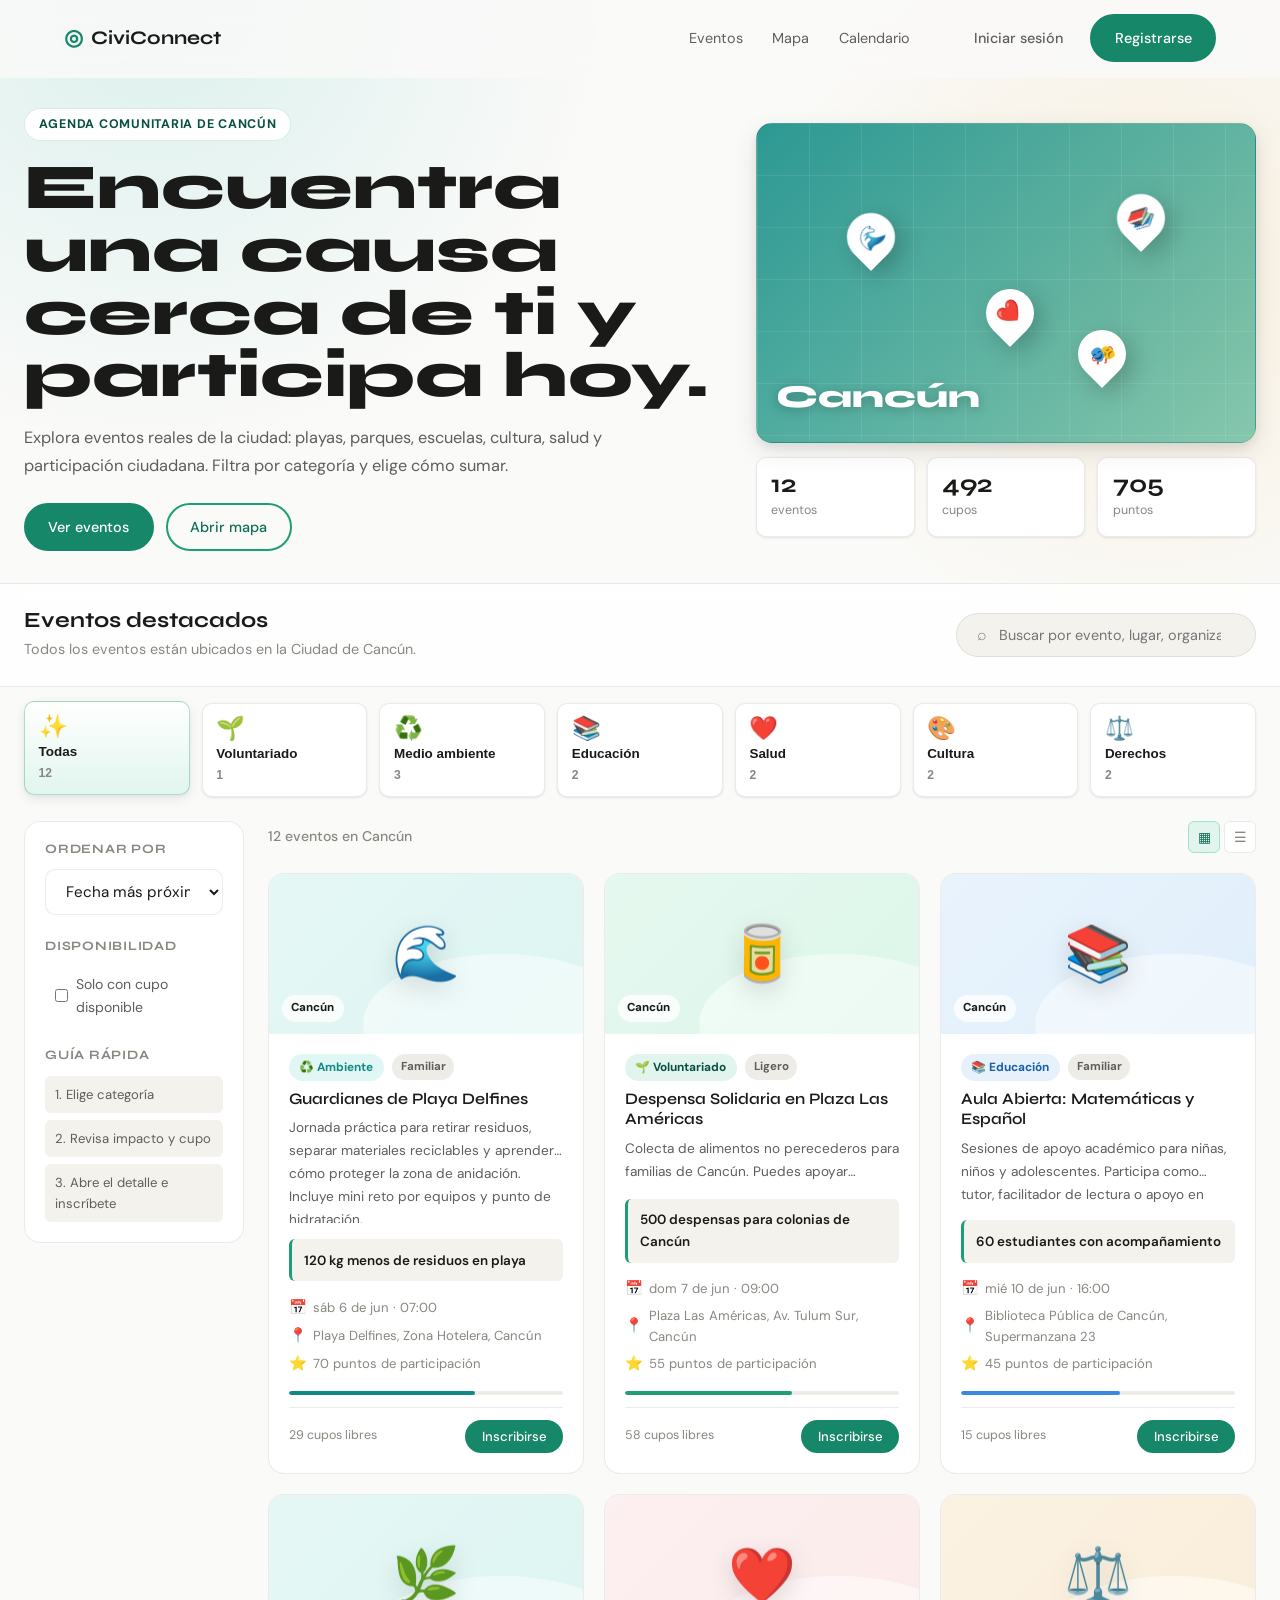
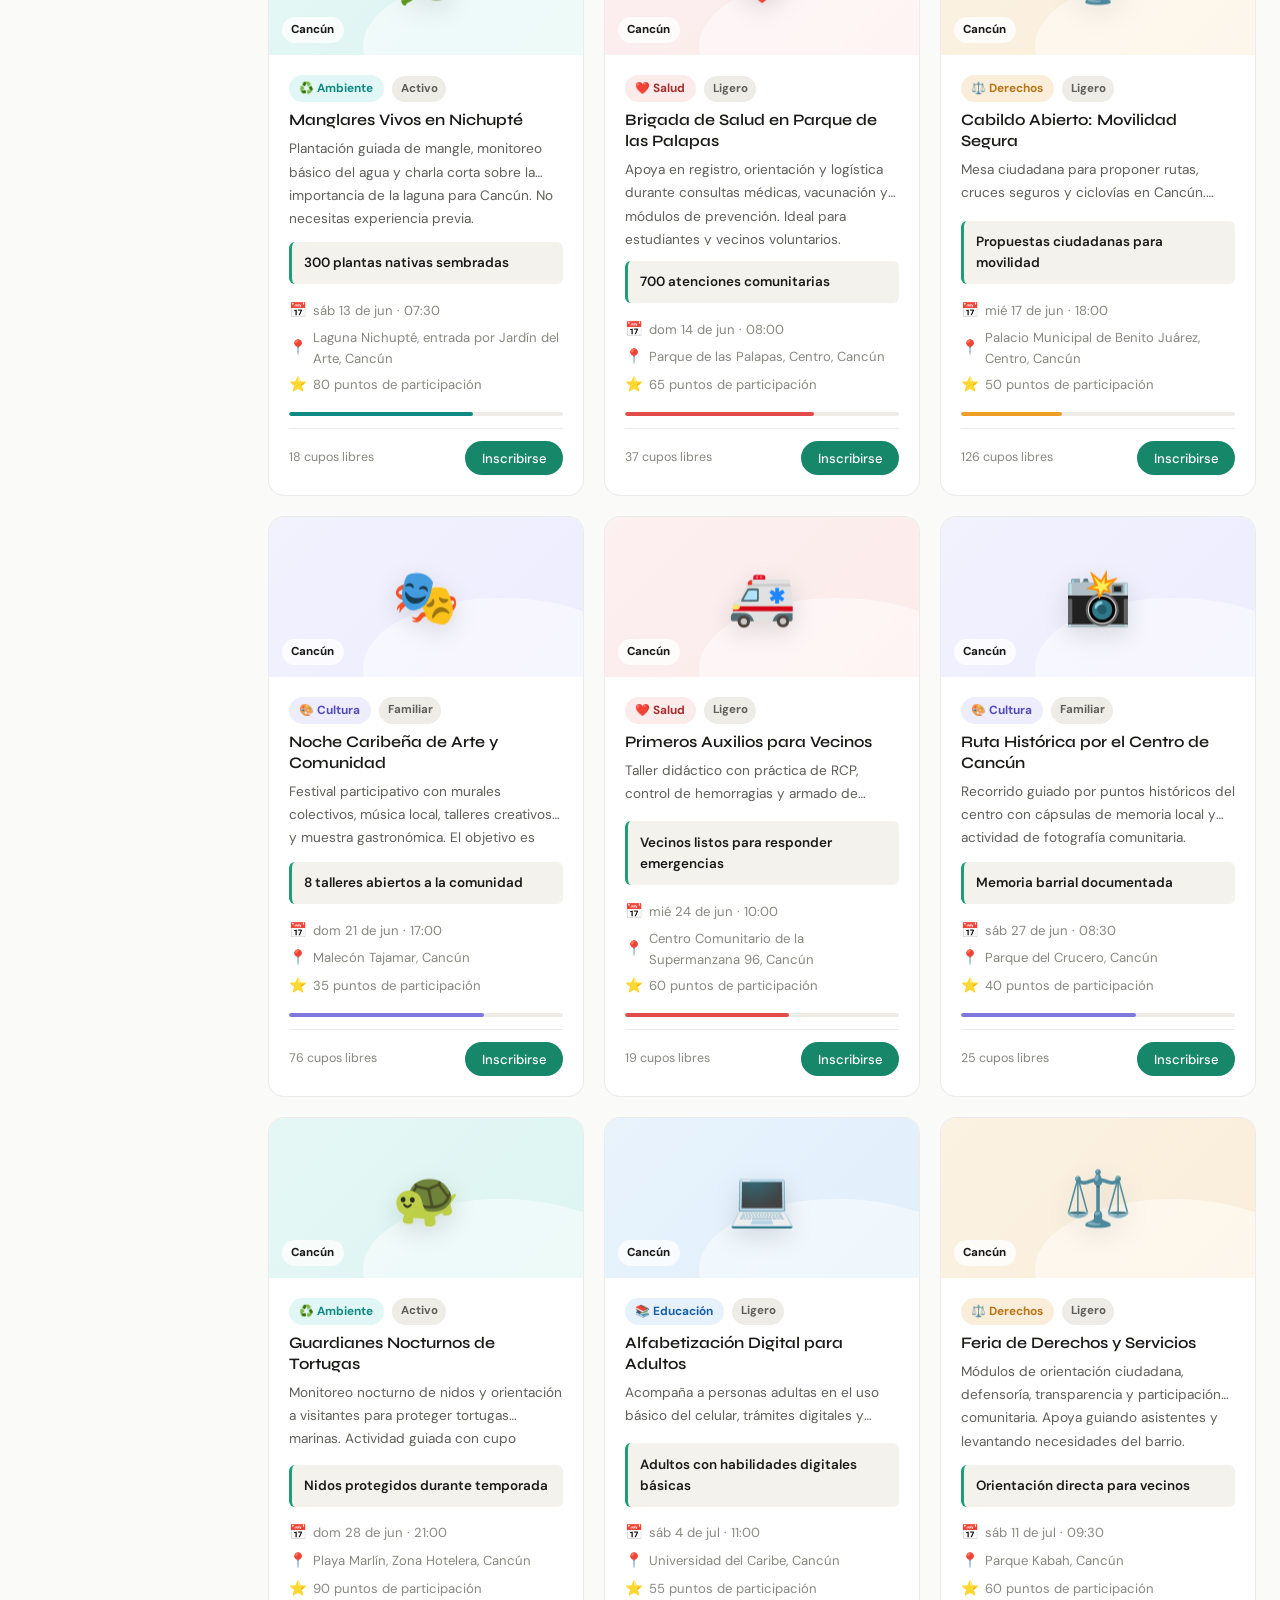
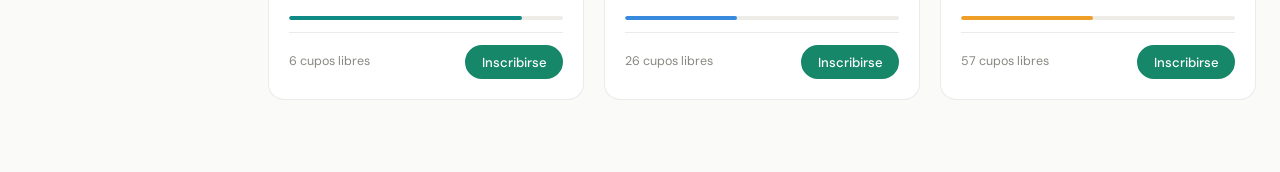
<file: index.html>
<!DOCTYPE html>
<html lang="es">
<head>
  <meta charset="UTF-8" />
  <meta name="viewport" content="width=device-width, initial-scale=1.0" />
  <title>CiviConnect - Eventos en Cancun</title>
  <meta http-equiv="refresh" content="0; url=pages/events.html" />
  <script>
    window.location.replace('pages/events.html');
  </script>
</head>
<body>
  <p>Abriendo eventos de Cancun...</p>
  <p><a href="pages/events.html">Ir a eventos</a></p>
</body>
</html>
</file>
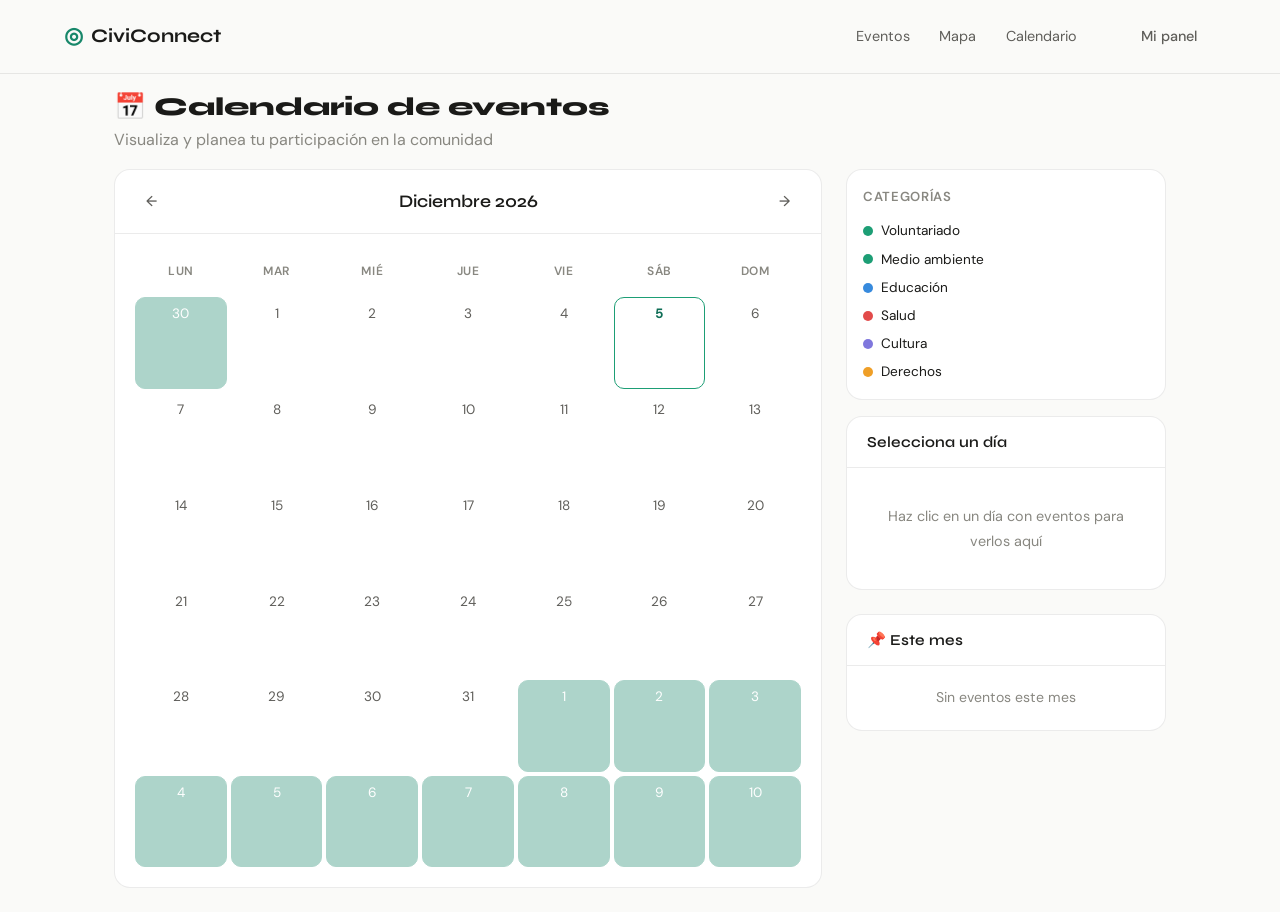
<file: pages/calendar.html>
<!DOCTYPE html>
<html lang="es">
<head>
  <meta charset="UTF-8" />
  <meta name="viewport" content="width=device-width, initial-scale=1.0" />
  <title>Calendario — CiviConnect</title>
  <link rel="stylesheet" href="../css/main.css" />
  <link rel="stylesheet" href="../css/app.css" />
  <link href="https://fonts.googleapis.com/css2?family=Syne:wght@400;600;700;800&family=DM+Sans:opsz,wght@9..40,300;9..40,400;9..40,500&display=swap" rel="stylesheet" />
</head>
<body>

  <nav class="navbar scrolled">
    <div class="nav-container">
      <a href="../index.html" class="nav-logo"><span class="logo-icon">◎</span> CiviConnect</a>
      <ul class="nav-links">
        <li><a href="events.html">Eventos</a></li>
        <li><a href="map.html">Mapa</a></li>
        <li><a href="calendar.html" class="active">Calendario</a></li>
      </ul>
      <div class="nav-actions">
        <a href="dashboard.html" class="btn-ghost">Mi panel</a>
      </div>
    </div>
  </nav>

  <div style="padding-top:60px;max-width:1100px;margin:0 auto;padding-left:1.5rem;padding-right:1.5rem;">

    <div style="padding:2rem 0 1rem;">
      <h1 style="font-size:1.6rem;margin-bottom:0.2rem;">📅 Calendario de eventos</h1>
      <p style="color:var(--text-muted);margin:0;">Visualiza y planea tu participación en la comunidad</p>
    </div>

    <div style="display:grid;grid-template-columns:1fr 320px;gap:1.5rem;align-items:start;" class="cal-layout">

      <!-- CALENDARIO -->
      <div class="dashboard-section">
        <div class="dashboard-section-header">
          <div class="calendar-header" style="width:100%;margin-bottom:0;">
            <button class="btn-ghost" id="prevMonth" style="padding:0.4rem 0.7rem;">←</button>
            <h2 id="calTitle" style="font-size:1.1rem;"></h2>
            <button class="btn-ghost" id="nextMonth" style="padding:0.4rem 0.7rem;">→</button>
          </div>
        </div>
        <div class="dashboard-section-body">
          <!-- Días de la semana -->
          <div class="calendar-grid" style="margin-bottom:0.5rem;">
            <div class="cal-day-label">Lun</div>
            <div class="cal-day-label">Mar</div>
            <div class="cal-day-label">Mié</div>
            <div class="cal-day-label">Jue</div>
            <div class="cal-day-label">Vie</div>
            <div class="cal-day-label">Sáb</div>
            <div class="cal-day-label">Dom</div>
          </div>
          <!-- Días del mes -->
          <div class="calendar-grid" id="calGrid"></div>
        </div>
      </div>

      <!-- PANEL LATERAL -->
      <div>
        <!-- Leyenda -->
        <div class="dashboard-section" style="margin-bottom:1rem;">
          <div class="dashboard-section-body" style="padding:1rem;">
            <p style="font-size:0.82rem;font-weight:600;color:var(--text-muted);text-transform:uppercase;letter-spacing:0.05em;margin-bottom:0.75rem;">Categorías</p>
            <div style="display:flex;flex-direction:column;gap:0.4rem;">
              <div style="display:flex;align-items:center;gap:0.5rem;font-size:0.85rem;"><span style="width:10px;height:10px;border-radius:50%;background:var(--green-400);display:inline-block;"></span> Voluntariado</div>
              <div style="display:flex;align-items:center;gap:0.5rem;font-size:0.85rem;"><span style="width:10px;height:10px;border-radius:50%;background:#1D9E75;display:inline-block;"></span> Medio ambiente</div>
              <div style="display:flex;align-items:center;gap:0.5rem;font-size:0.85rem;"><span style="width:10px;height:10px;border-radius:50%;background:var(--blue-400);display:inline-block;"></span> Educación</div>
              <div style="display:flex;align-items:center;gap:0.5rem;font-size:0.85rem;"><span style="width:10px;height:10px;border-radius:50%;background:#E24B4A;display:inline-block;"></span> Salud</div>
              <div style="display:flex;align-items:center;gap:0.5rem;font-size:0.85rem;"><span style="width:10px;height:10px;border-radius:50%;background:#7F77DD;display:inline-block;"></span> Cultura</div>
              <div style="display:flex;align-items:center;gap:0.5rem;font-size:0.85rem;"><span style="width:10px;height:10px;border-radius:50%;background:var(--amber-500);display:inline-block;"></span> Derechos</div>
            </div>
          </div>
        </div>

        <!-- Eventos del día seleccionado -->
        <div class="dashboard-section" id="dayPanel">
          <div class="dashboard-section-header">
            <h2 id="dayPanelTitle" style="font-size:0.95rem;">Selecciona un día</h2>
          </div>
          <div class="dashboard-section-body" id="dayEvents">
            <p style="color:var(--text-muted);font-size:0.9rem;text-align:center;padding:1rem 0;">
              Haz clic en un día con eventos para verlos aquí
            </p>
          </div>
        </div>

        <!-- Próximos eventos del mes -->
        <div class="dashboard-section" style="margin-top:1rem;">
          <div class="dashboard-section-header">
            <h2 style="font-size:0.95rem;">📌 Este mes</h2>
          </div>
          <div class="dashboard-section-body" id="monthSummary">
            <div class="spinner"></div>
          </div>
        </div>
      </div>
    </div>
  </div>

  <script src="../js/main.js"></script>
  <script type="module">
    import { SAMPLE_EVENTS } from '../js/events.js';

    const MONTHS_ES = ['Enero','Febrero','Marzo','Abril','Mayo','Junio','Julio','Agosto','Septiembre','Octubre','Noviembre','Diciembre'];
    const CAT_COLORS = {
      voluntariado: '#1D9E75', medioambiente: '#0F6E56',
      educacion: '#378ADD',   salud: '#E24B4A',
      cultura: '#7F77DD',     derechos: '#EF9F27'
    };

    let currentYear  = new Date().getFullYear();
    let currentMonth = new Date().getMonth();
    let selectedDate = null;

    function eventsForDate(dateStr) {
      return SAMPLE_EVENTS.filter(ev => ev.date === dateStr);
    }

    function renderCalendar() {
      const grid  = document.getElementById('calGrid');
      const title = document.getElementById('calTitle');
      title.textContent = `${MONTHS_ES[currentMonth]} ${currentYear}`;

      const firstDay  = new Date(currentYear, currentMonth, 1);
      const lastDay   = new Date(currentYear, currentMonth + 1, 0);
      const today     = new Date().toISOString().split('T')[0];

      // Día de la semana del primer día (0=dom → ajustar a lunes=0)
      let startDow = firstDay.getDay(); // 0=dom
      startDow = (startDow === 0) ? 6 : startDow - 1; // convertir a lunes=0

      // Días del mes anterior
      const prevMonthLast = new Date(currentYear, currentMonth, 0).getDate();

      let cells = [];

      // Días anteriores
      for (let i = startDow - 1; i >= 0; i--) {
        cells.push({ day: prevMonthLast - i, other: true, dateStr: null });
      }
      // Días del mes
      for (let d = 1; d <= lastDay.getDate(); d++) {
        const mm  = String(currentMonth + 1).padStart(2, '0');
        const dd  = String(d).padStart(2, '0');
        const str = `${currentYear}-${mm}-${dd}`;
        cells.push({ day: d, other: false, dateStr: str, isToday: str === today, events: eventsForDate(str) });
      }
      // Días siguientes
      const remaining = 42 - cells.length;
      for (let d = 1; d <= remaining; d++) {
        cells.push({ day: d, other: true, dateStr: null });
      }

      grid.innerHTML = cells.map(c => {
        const hasEv   = !c.other && c.events?.length > 0;
        const isToday = c.isToday;
        const isSel   = c.dateStr === selectedDate;
        let cls = 'cal-day';
        if (c.other) cls += ' other-month';
        if (isToday) cls += ' today';
        if (hasEv)   cls += ' has-events';
        if (isSel)   cls += ' selected-day';

        const dots = hasEv
          ? c.events.slice(0, 3).map(ev => `<div class="cal-event-dot" style="background:${CAT_COLORS[ev.category] || 'var(--green-400)'}"></div>`).join('')
          : '';

        return `<div class="${cls}" ${c.dateStr ? `data-date="${c.dateStr}"` : ''}>
          <span class="cal-day-num">${c.day}</span>
          ${dots}
        </div>`;
      }).join('');

      // Click en días
      grid.querySelectorAll('.cal-day[data-date]').forEach(el => {
        el.addEventListener('click', () => {
          selectedDate = el.dataset.date;
          showDayEvents(selectedDate);
          grid.querySelectorAll('.selected-day').forEach(d => d.classList.remove('selected-day'));
          el.classList.add('selected-day');
        });
      });

      // Resumen del mes
      renderMonthSummary();
    }

    function showDayEvents(dateStr) {
      const events = eventsForDate(dateStr);
      const d = new Date(dateStr + 'T00:00:00');
      const label = d.toLocaleDateString('es-MX', { weekday:'long', day:'numeric', month:'long' });

      document.getElementById('dayPanelTitle').textContent = label.charAt(0).toUpperCase() + label.slice(1);

      const container = document.getElementById('dayEvents');
      if (!events.length) {
        container.innerHTML = `<p style="color:var(--text-muted);font-size:0.88rem;text-align:center;padding:1rem 0;">Sin eventos este día.<br/><a href="events.html" style="color:var(--green-600);font-weight:500;">Explorar eventos →</a></p>`;
        return;
      }

      container.innerHTML = events.map(ev => `
        <div style="display:flex;align-items:flex-start;gap:0.75rem;padding:0.75rem 0;border-bottom:1px solid var(--border-light);">
          <div style="width:10px;height:10px;border-radius:50%;background:${CAT_COLORS[ev.category]};flex-shrink:0;margin-top:5px;"></div>
          <div style="flex:1;">
            <strong style="font-size:0.88rem;display:block;">${ev.title}</strong>
            <span style="font-size:0.78rem;color:var(--text-muted);">⏰ ${ev.time}${ev.endTime ? ' – ' + ev.endTime : ''}</span><br/>
            <span style="font-size:0.78rem;color:var(--text-muted);">📍 ${ev.location}</span>
          </div>
          <a href="events.html" class="btn-primary btn-sm" style="flex-shrink:0;">Ver</a>
        </div>`).join('');
    }

    function renderMonthSummary() {
      const mm  = String(currentMonth + 1).padStart(2, '0');
      const prefix = `${currentYear}-${mm}-`;
      const monthEvents = SAMPLE_EVENTS.filter(ev => ev.date.startsWith(prefix))
        .sort((a, b) => a.date.localeCompare(b.date));

      const el = document.getElementById('monthSummary');
      if (!monthEvents.length) {
        el.innerHTML = `<p style="color:var(--text-muted);font-size:0.88rem;text-align:center;">Sin eventos este mes</p>`;
        return;
      }
      el.innerHTML = monthEvents.slice(0, 6).map(ev => {
        const d = new Date(ev.date + 'T00:00:00');
        const dayLabel = d.toLocaleDateString('es-MX', { day:'numeric', month:'short' });
        return `
          <div style="display:flex;align-items:center;gap:0.6rem;padding:0.5rem 0;border-bottom:1px solid var(--border-light);cursor:pointer;"
               onclick="document.querySelector('[data-date=\\'${ev.date}\\']')?.click()">
            <div style="width:34px;height:34px;border-radius:var(--radius-md);background:${CAT_COLORS[ev.category]};display:flex;align-items:center;justify-content:center;font-size:0.85rem;color:#fff;font-weight:700;flex-shrink:0;">${d.getDate()}</div>
            <div style="flex:1;min-width:0;">
              <strong style="font-size:0.83rem;display:block;overflow:hidden;text-overflow:ellipsis;white-space:nowrap;">${ev.title}</strong>
              <span style="font-size:0.76rem;color:var(--text-muted);">${dayLabel} · ${ev.time || ''}</span>
            </div>
          </div>`;
      }).join('');
    }

    document.getElementById('prevMonth').addEventListener('click', () => {
      currentMonth--;
      if (currentMonth < 0) { currentMonth = 11; currentYear--; }
      selectedDate = null;
      renderCalendar();
    });
    document.getElementById('nextMonth').addEventListener('click', () => {
      currentMonth++;
      if (currentMonth > 11) { currentMonth = 0; currentYear++; }
      selectedDate = null;
      renderCalendar();
    });

    renderCalendar();

    // CSS extra
    const s = document.createElement('style');
    s.textContent = `.selected-day { background:var(--green-500) !important; color:#fff !important; border-color:var(--green-500) !important; } .selected-day .cal-day-num { color:#fff; } .calendar-header { display:flex;align-items:center;gap:1rem; }`;
    document.head.appendChild(s);
  </script>

  <style>
    @media (max-width: 800px) { .cal-layout { grid-template-columns: 1fr !important; } }
  </style>
</body>
</html>
</file>
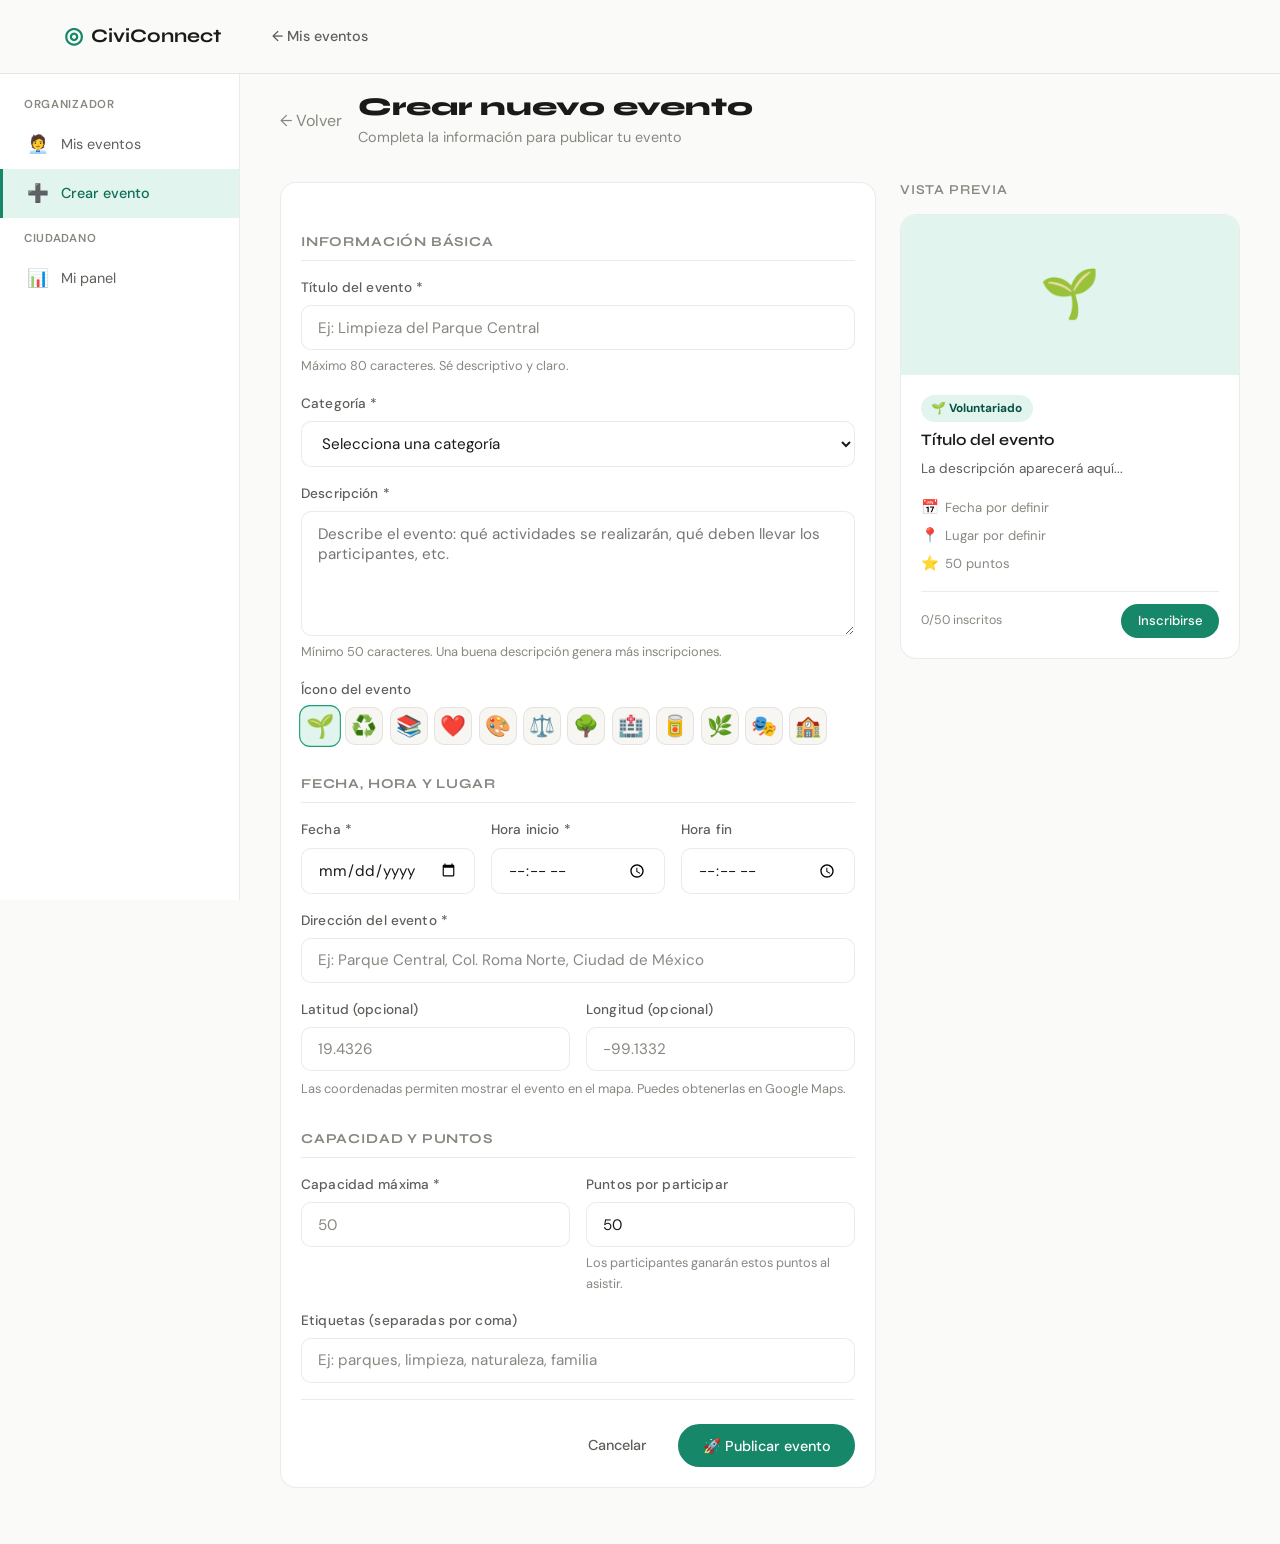
<file: pages/create-event.html>
<!DOCTYPE html>
<html lang="es">
<head>
  <meta charset="UTF-8" />
  <meta name="viewport" content="width=device-width, initial-scale=1.0" />
  <title>Crear evento — CiviConnect</title>
  <link rel="stylesheet" href="../css/main.css" />
  <link rel="stylesheet" href="../css/app.css" />
  <link href="https://fonts.googleapis.com/css2?family=Syne:wght@400;600;700;800&family=DM+Sans:opsz,wght@9..40,300;9..40,400;9..40,500&display=swap" rel="stylesheet" />
</head>
<body>

  <nav class="navbar scrolled">
    <div class="nav-container">
      <a href="../index.html" class="nav-logo"><span class="logo-icon">◎</span> CiviConnect</a>
      <div class="nav-actions">
        <a href="organizer.html" class="btn-ghost">← Mis eventos</a>
      </div>
    </div>
  </nav>

  <div class="app-shell">
    <aside class="sidebar">
      <nav class="sidebar-nav">
        <div class="sidebar-section-label">Organizador</div>
        <a href="organizer.html" class="sidebar-item"><span class="sidebar-icon">🧑‍💼</span> Mis eventos</a>
        <a href="create-event.html" class="sidebar-item active"><span class="sidebar-icon">➕</span> Crear evento</a>
        <div class="sidebar-section-label">Ciudadano</div>
        <a href="dashboard.html" class="sidebar-item"><span class="sidebar-icon">📊</span> Mi panel</a>
      </nav>
    </aside>

    <main class="main-content">
      <div style="display:flex;align-items:center;gap:1rem;margin-bottom:2rem;">
        <a href="organizer.html" style="color:var(--text-muted);text-decoration:none;">← Volver</a>
        <div>
          <h1 style="font-size:1.6rem;margin-bottom:0.15rem;">Crear nuevo evento</h1>
          <p style="color:var(--text-muted);margin:0;font-size:0.9rem;">Completa la información para publicar tu evento</p>
        </div>
      </div>

      <!-- ALERT ÉXITO -->
      <div class="alert alert-success" id="successAlert" style="display:none;">
        🎉 ¡Evento creado exitosamente! <a href="organizer.html" style="color:var(--green-700);font-weight:600;">Ver mis eventos →</a>
      </div>

      <div style="display:grid;grid-template-columns:1fr 340px;gap:1.5rem;align-items:start;" class="create-cols">

        <!-- FORMULARIO -->
        <div class="dashboard-section">
          <div class="dashboard-section-body">
            <form id="createEventForm" class="create-event-form">

              <div class="form-section-title">Información básica</div>

              <div class="form-group">
                <label class="form-label" for="evTitle">Título del evento *</label>
                <input class="form-input" type="text" id="evTitle" placeholder="Ej: Limpieza del Parque Central" required maxlength="80" />
                <span class="form-hint">Máximo 80 caracteres. Sé descriptivo y claro.</span>
              </div>

              <div class="form-group">
                <label class="form-label" for="evCategory">Categoría *</label>
                <select class="form-select" id="evCategory" required>
                  <option value="">Selecciona una categoría</option>
                  <option value="voluntariado">🌱 Voluntariado</option>
                  <option value="medioambiente">♻️ Medio ambiente</option>
                  <option value="educacion">📚 Educación</option>
                  <option value="salud">❤️ Salud</option>
                  <option value="cultura">🎨 Cultura</option>
                  <option value="derechos">⚖️ Derechos cívicos</option>
                </select>
              </div>

              <div class="form-group">
                <label class="form-label" for="evDesc">Descripción *</label>
                <textarea class="form-textarea" id="evDesc" rows="5"
                  placeholder="Describe el evento: qué actividades se realizarán, qué deben llevar los participantes, etc." required></textarea>
                <span class="form-hint">Mínimo 50 caracteres. Una buena descripción genera más inscripciones.</span>
              </div>

              <div class="form-group">
                <label class="form-label" for="evImage">Ícono del evento</label>
                <div class="emoji-picker" id="emojiPicker">
                  <button type="button" class="emoji-opt selected" data-emoji="🌱">🌱</button>
                  <button type="button" class="emoji-opt" data-emoji="♻️">♻️</button>
                  <button type="button" class="emoji-opt" data-emoji="📚">📚</button>
                  <button type="button" class="emoji-opt" data-emoji="❤️">❤️</button>
                  <button type="button" class="emoji-opt" data-emoji="🎨">🎨</button>
                  <button type="button" class="emoji-opt" data-emoji="⚖️">⚖️</button>
                  <button type="button" class="emoji-opt" data-emoji="🌳">🌳</button>
                  <button type="button" class="emoji-opt" data-emoji="🏥">🏥</button>
                  <button type="button" class="emoji-opt" data-emoji="🥫">🥫</button>
                  <button type="button" class="emoji-opt" data-emoji="🌿">🌿</button>
                  <button type="button" class="emoji-opt" data-emoji="🎭">🎭</button>
                  <button type="button" class="emoji-opt" data-emoji="🏫">🏫</button>
                </div>
                <input type="hidden" id="evImage" value="🌱" />
              </div>

              <div class="form-section-title">Fecha, hora y lugar</div>

              <div style="display:grid;grid-template-columns:1fr 1fr 1fr;gap:1rem;">
                <div class="form-group">
                  <label class="form-label" for="evDate">Fecha *</label>
                  <input class="form-input" type="date" id="evDate" required />
                </div>
                <div class="form-group">
                  <label class="form-label" for="evTime">Hora inicio *</label>
                  <input class="form-input" type="time" id="evTime" required />
                </div>
                <div class="form-group">
                  <label class="form-label" for="evEndTime">Hora fin</label>
                  <input class="form-input" type="time" id="evEndTime" />
                </div>
              </div>

              <div class="form-group">
                <label class="form-label" for="evLocation">Dirección del evento *</label>
                <input class="form-input" type="text" id="evLocation"
                  placeholder="Ej: Parque Central, Col. Roma Norte, Ciudad de México" required />
              </div>

              <div style="display:grid;grid-template-columns:1fr 1fr;gap:1rem;">
                <div class="form-group">
                  <label class="form-label" for="evLat">Latitud (opcional)</label>
                  <input class="form-input" type="number" id="evLat" placeholder="19.4326" step="any" />
                </div>
                <div class="form-group">
                  <label class="form-label" for="evLng">Longitud (opcional)</label>
                  <input class="form-input" type="number" id="evLng" placeholder="-99.1332" step="any" />
                </div>
              </div>
              <span class="form-hint" style="display:block;margin-top:-0.5rem;margin-bottom:1rem;">
                Las coordenadas permiten mostrar el evento en el mapa. Puedes obtenerlas en Google Maps.
              </span>

              <div class="form-section-title">Capacidad y puntos</div>

              <div style="display:grid;grid-template-columns:1fr 1fr;gap:1rem;">
                <div class="form-group">
                  <label class="form-label" for="evCapacity">Capacidad máxima *</label>
                  <input class="form-input" type="number" id="evCapacity" min="1" max="10000" placeholder="50" required />
                </div>
                <div class="form-group">
                  <label class="form-label" for="evPoints">Puntos por participar</label>
                  <input class="form-input" type="number" id="evPoints" min="0" max="500" placeholder="50" value="50" />
                  <span class="form-hint">Los participantes ganarán estos puntos al asistir.</span>
                </div>
              </div>

              <div class="form-group">
                <label class="form-label" for="evTags">Etiquetas (separadas por coma)</label>
                <input class="form-input" type="text" id="evTags"
                  placeholder="Ej: parques, limpieza, naturaleza, familia" />
              </div>

              <div style="display:flex;gap:0.75rem;justify-content:flex-end;padding-top:1.5rem;border-top:1px solid var(--border-light);">
                <a href="organizer.html" class="btn-ghost">Cancelar</a>
                <button type="submit" class="btn-primary" id="submitBtn">🚀 Publicar evento</button>
              </div>

            </form>
          </div>
        </div>

        <!-- PREVIEW -->
        <div style="position:sticky;top:80px;">
          <h3 style="font-size:0.85rem;font-weight:600;color:var(--text-muted);text-transform:uppercase;letter-spacing:0.06em;margin-bottom:1rem;">Vista previa</h3>
          <div class="event-card" id="previewCard">
            <div class="event-card-image" id="previewImg">🌱</div>
            <div class="event-card-body">
              <div class="event-card-meta">
                <span class="event-tag volunteer" id="previewCat">🌱 Voluntariado</span>
              </div>
              <h3 class="event-card-title" id="previewTitle">Título del evento</h3>
              <p class="event-card-desc" id="previewDesc">La descripción aparecerá aquí...</p>
              <div class="event-card-info">
                <div class="event-info-row"><span class="event-info-icon">📅</span><span id="previewDate">Fecha por definir</span></div>
                <div class="event-info-row"><span class="event-info-icon">📍</span><span id="previewLoc">Lugar por definir</span></div>
                <div class="event-info-row"><span class="event-info-icon">⭐</span><span id="previewPts">50 puntos</span></div>
              </div>
              <div class="event-card-footer" style="padding-top:0.75rem;border-top:1px solid var(--border-light);">
                <span class="event-count-text">0/<span id="previewCap">50</span> inscritos</span>
                <button class="btn-primary btn-sm" disabled>Inscribirse</button>
              </div>
            </div>
          </div>
        </div>

      </div>
    </main>
  </div>

  <script src="../js/main.js"></script>
  <script type="module">
    import { createEvent } from '../js/events.js';

    // === EMOJI PICKER ===
    const emojiPicker = document.getElementById('emojiPicker');
    emojiPicker.querySelectorAll('.emoji-opt').forEach(btn => {
      btn.addEventListener('click', () => {
        emojiPicker.querySelectorAll('.emoji-opt').forEach(b => b.classList.remove('selected'));
        btn.classList.add('selected');
        document.getElementById('evImage').value = btn.dataset.emoji;
        document.getElementById('previewImg').textContent = btn.dataset.emoji;
      });
    });

    // === PREVIEW EN TIEMPO REAL ===
    const catMap = {
      voluntariado: { label:'🌱 Voluntariado', cls:'volunteer' },
      medioambiente:{ label:'♻️ Ambiente',     cls:'env'       },
      educacion:    { label:'📚 Educación',    cls:'education' },
      salud:        { label:'❤️ Salud',        cls:'health'    },
      cultura:      { label:'🎨 Cultura',      cls:'culture'   },
      derechos:     { label:'⚖️ Derechos',     cls:'rights'    },
    };

    function updatePreview() {
      const title    = document.getElementById('evTitle').value     || 'Título del evento';
      const desc     = document.getElementById('evDesc').value      || 'La descripción aparecerá aquí...';
      const date     = document.getElementById('evDate').value;
      const time     = document.getElementById('evTime').value;
      const location = document.getElementById('evLocation').value  || 'Lugar por definir';
      const capacity = document.getElementById('evCapacity').value  || '50';
      const points   = document.getElementById('evPoints').value    || '50';
      const category = document.getElementById('evCategory').value;

      document.getElementById('previewTitle').textContent = title;
      document.getElementById('previewDesc').textContent  = desc.slice(0, 80) + (desc.length > 80 ? '…' : '');
      document.getElementById('previewLoc').textContent   = location;
      document.getElementById('previewCap').textContent   = capacity;
      document.getElementById('previewPts').textContent   = `${points} puntos`;

      if (date) {
        const d = new Date(date + 'T00:00:00');
        document.getElementById('previewDate').textContent =
          d.toLocaleDateString('es-MX', { weekday:'short', day:'numeric', month:'short' }) +
          (time ? ` · ${time}` : '');
      }

      if (category && catMap[category]) {
        const c = catMap[category];
        const catEl = document.getElementById('previewCat');
        catEl.textContent  = c.label;
        catEl.className    = `event-tag ${c.cls}`;
      }
    }

    ['evTitle','evDesc','evDate','evTime','evLocation','evCapacity','evPoints','evCategory'].forEach(id => {
      document.getElementById(id)?.addEventListener('input', updatePreview);
      document.getElementById(id)?.addEventListener('change', updatePreview);
    });

    // Fecha mínima hoy
    const todayStr = new Date().toISOString().split('T')[0];
    document.getElementById('evDate').min = todayStr;

    // === ENVIAR FORMULARIO ===
    document.getElementById('createEventForm').addEventListener('submit', async (e) => {
      e.preventDefault();
      const btn = document.getElementById('submitBtn');

      const title    = document.getElementById('evTitle').value.trim();
      const desc     = document.getElementById('evDesc').value.trim();
      const category = document.getElementById('evCategory').value;
      const date     = document.getElementById('evDate').value;
      const time     = document.getElementById('evTime').value;
      const endTime  = document.getElementById('evEndTime').value;
      const location = document.getElementById('evLocation').value.trim();
      const capacity = parseInt(document.getElementById('evCapacity').value) || 50;
      const points   = parseInt(document.getElementById('evPoints').value)   || 50;
      const image    = document.getElementById('evImage').value;
      const lat      = parseFloat(document.getElementById('evLat').value) || null;
      const lng      = parseFloat(document.getElementById('evLng').value) || null;
      const tags     = document.getElementById('evTags').value.split(',').map(t => t.trim()).filter(Boolean);

      if (desc.length < 20) {
        showToast('La descripción debe tener al menos 20 caracteres', 'warning');
        return;
      }

      btn.disabled = true;
      btn.textContent = '⏳ Publicando…';

      try {
        await createEvent({ title, description: desc, category, date, time, endTime, location, maxCapacity: capacity, points, image, lat, lng, tags, status: 'active' });
        document.getElementById('successAlert').style.display = 'flex';
        window.scrollTo({ top: 0, behavior: 'smooth' });
        showToast('¡Evento publicado exitosamente! 🎉', 'success');
        btn.textContent = '✅ Publicado';
      } catch (err) {
        btn.disabled = false;
        btn.textContent = '🚀 Publicar evento';
        showToast('Error al crear el evento. Intenta de nuevo.', 'error');
      }
    });
  </script>

  <style>
    .emoji-picker { display:flex; flex-wrap:wrap; gap:0.4rem; }
    .emoji-opt {
      width:38px; height:38px; font-size:1.3rem;
      background:var(--gray-50); border:1.5px solid var(--border-light);
      border-radius:var(--radius-md); cursor:pointer;
      display:flex; align-items:center; justify-content:center;
      transition:all 0.15s ease;
    }
    .emoji-opt:hover, .emoji-opt.selected {
      background:var(--green-50); border-color:var(--green-400);
      transform:scale(1.1);
    }
    @media (max-width:900px) {
      .create-cols { grid-template-columns:1fr !important; }
    }
  </style>
</body>
</html>
</file>
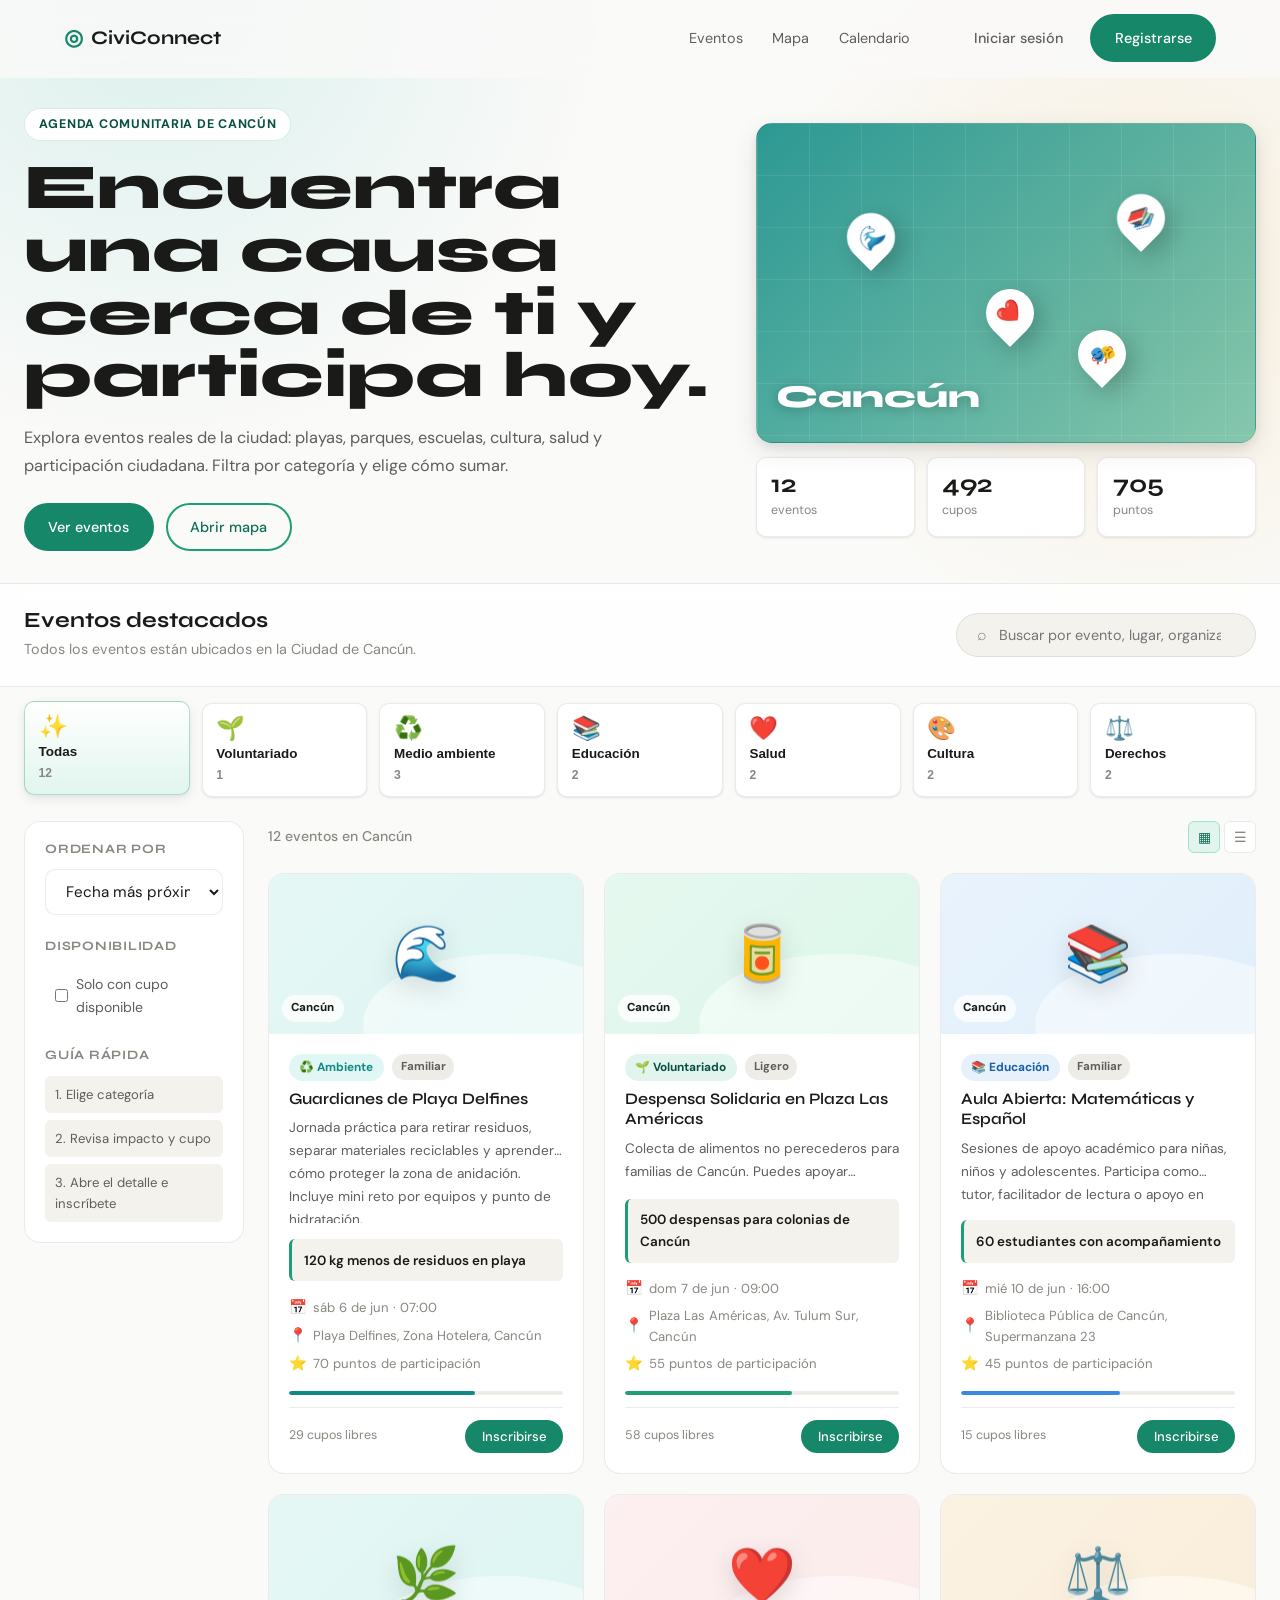
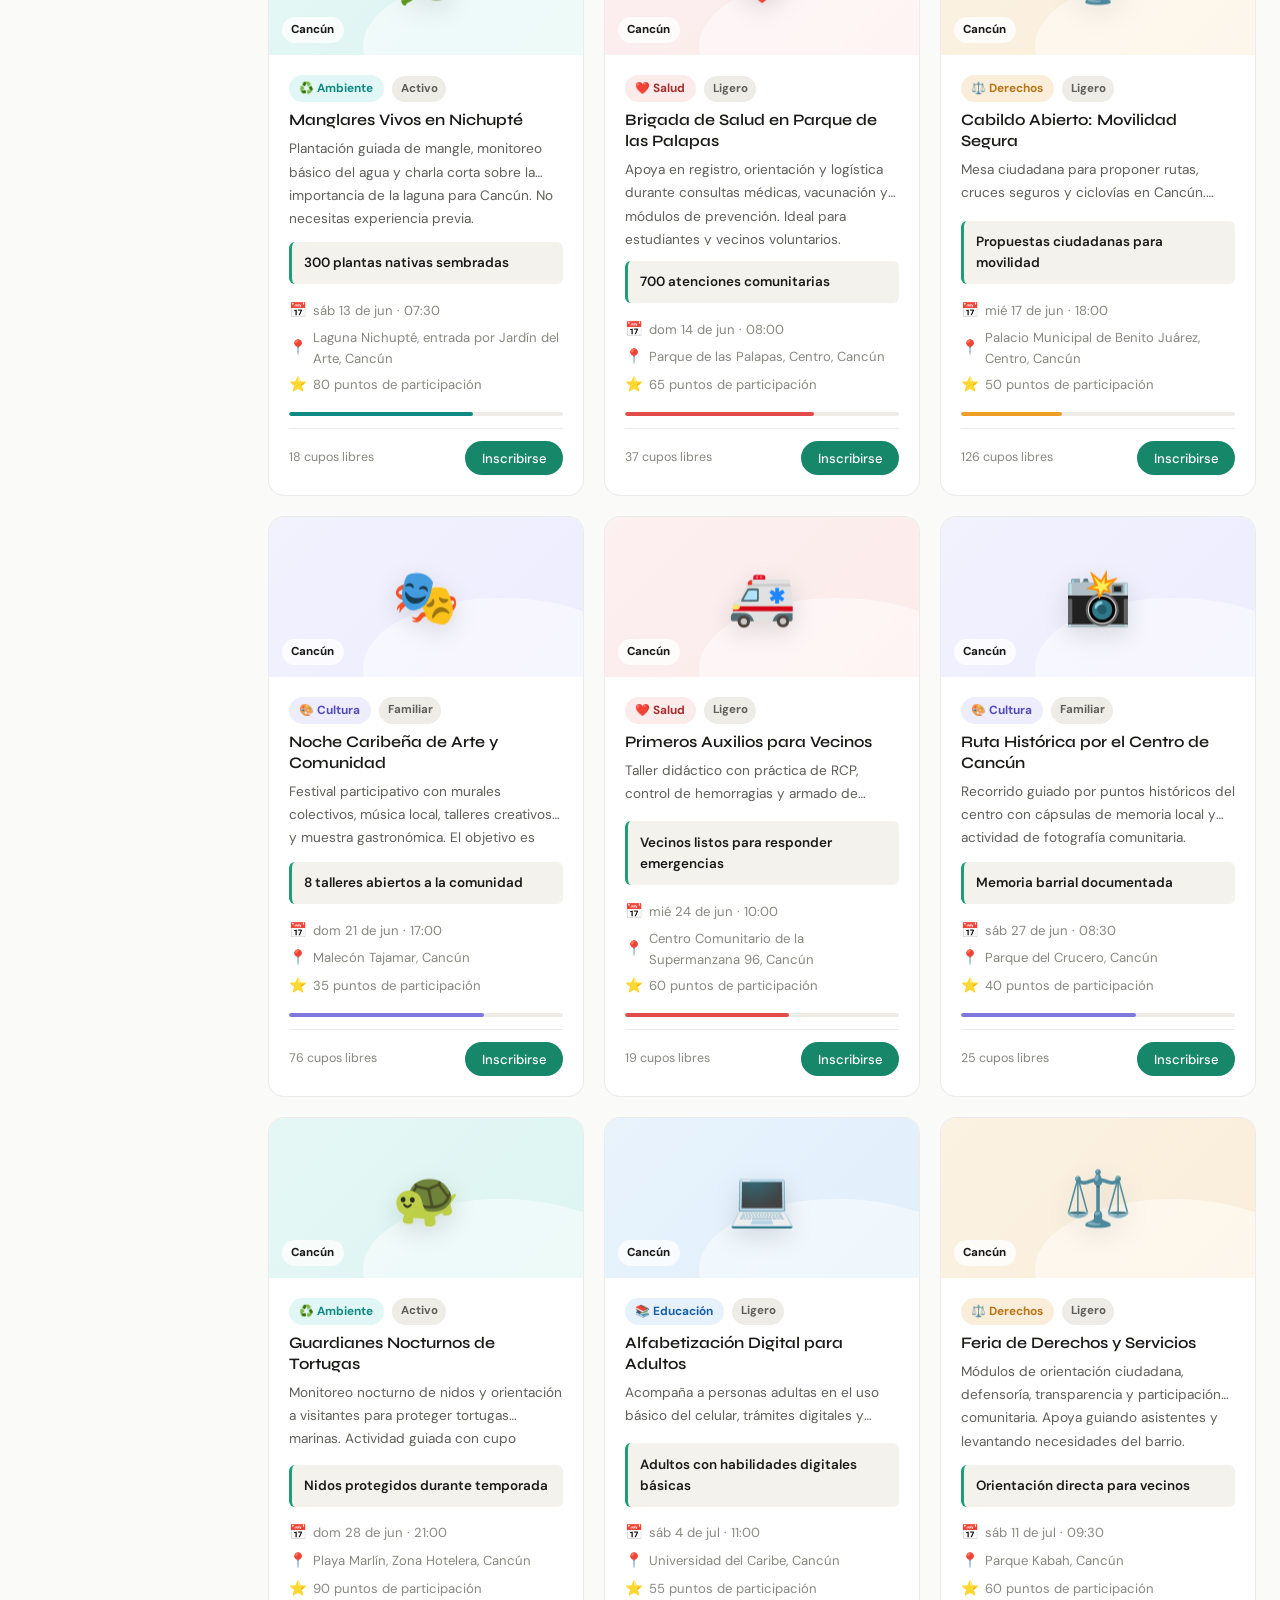
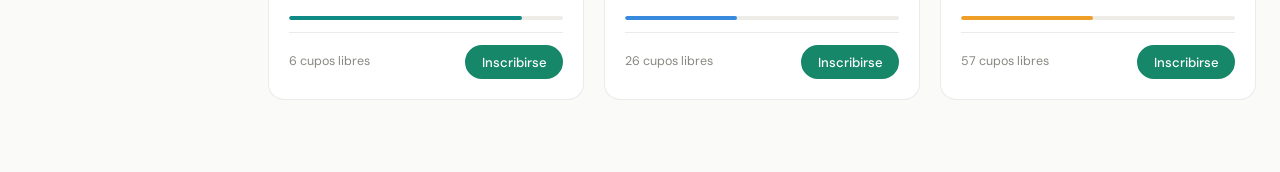
<file: pages/events.html>
<!DOCTYPE html>
<html lang="es">
<head>
  <meta charset="UTF-8" />
  <meta name="viewport" content="width=device-width, initial-scale=1.0" />
  <title>Eventos en Cancún - CiviConnect</title>
  <link rel="stylesheet" href="../css/main.css" />
  <link rel="stylesheet" href="../css/app.css" />
  <link href="https://fonts.googleapis.com/css2?family=Syne:wght@400;600;700;800&family=DM+Sans:opsz,wght@9..40,300;9..40,400;9..40,500&display=swap" rel="stylesheet" />
</head>
<body>
  <nav class="navbar" id="navbar">
    <div class="nav-container">
      <a href="../index.html" class="nav-logo">
        <span class="logo-icon">◎</span> CiviConnect
      </a>
      <ul class="nav-links" id="navLinks">
        <li><a href="events.html" class="active">Eventos</a></li>
        <li><a href="map.html">Mapa</a></li>
        <li><a href="calendar.html">Calendario</a></li>
      </ul>
      <div class="nav-actions" id="navActions">
        <a href="login.html" class="btn-ghost">Iniciar sesión</a>
        <a href="register.html" class="btn-primary">Registrarse</a>
      </div>
      <button class="hamburger" id="hamburger" aria-label="Abrir menú"><span></span><span></span><span></span></button>
    </div>
  </nav>

  <main class="events-page">
    <section class="events-hero">
      <div class="events-hero-inner">
        <div class="events-hero-copy">
          <span class="events-kicker">Agenda comunitaria de Cancún</span>
          <h1 class="page-title">Encuentra una causa cerca de ti y participa hoy.</h1>
          <p class="page-sub">Explora eventos reales de la ciudad: playas, parques, escuelas, cultura, salud y participación ciudadana. Filtra por categoría y elige cómo sumar.</p>
          <div class="events-hero-actions">
            <a href="#eventsGrid" class="btn-primary">Ver eventos</a>
            <a href="map.html" class="btn-outline">Abrir mapa</a>
          </div>
        </div>

        <div class="events-hero-panel" aria-label="Resumen de eventos">
          <div class="hero-map-card">
            <span class="hero-pin pin-one">🌊</span>
            <span class="hero-pin pin-two">📚</span>
            <span class="hero-pin pin-three">❤️</span>
            <span class="hero-pin pin-four">🎭</span>
            <div class="hero-map-label">Cancún</div>
          </div>
          <div class="events-stats" id="eventsStats">
            <div><strong>0</strong><span>eventos</span></div>
            <div><strong>0</strong><span>cupos</span></div>
            <div><strong>0</strong><span>puntos</span></div>
          </div>
        </div>
      </div>
    </section>

    <section class="events-discovery">
      <div class="events-header">
        <div class="events-header-inner">
          <div>
            <h2 class="events-section-title">Eventos destacados</h2>
            <p class="page-sub">Todos los eventos están ubicados en la Ciudad de Cancún.</p>
          </div>
          <div class="events-search-bar">
            <span class="search-icon">⌕</span>
            <input type="search" id="searchInput" placeholder="Buscar por evento, lugar, organizador o causa" class="search-input" />
          </div>
        </div>
      </div>

      <div class="category-strip" id="categoryFilter" aria-label="Filtrar por categoría">
        <button class="category-chip active" data-value="all" type="button">
          <span>✨</span><strong>Todas</strong><small id="count-all">0</small>
        </button>
        <button class="category-chip" data-value="voluntariado" type="button">
          <span>🌱</span><strong>Voluntariado</strong><small id="count-voluntariado">0</small>
        </button>
        <button class="category-chip" data-value="medioambiente" type="button">
          <span>♻️</span><strong>Medio ambiente</strong><small id="count-medioambiente">0</small>
        </button>
        <button class="category-chip" data-value="educacion" type="button">
          <span>📚</span><strong>Educación</strong><small id="count-educacion">0</small>
        </button>
        <button class="category-chip" data-value="salud" type="button">
          <span>❤️</span><strong>Salud</strong><small id="count-salud">0</small>
        </button>
        <button class="category-chip" data-value="cultura" type="button">
          <span>🎨</span><strong>Cultura</strong><small id="count-cultura">0</small>
        </button>
        <button class="category-chip" data-value="derechos" type="button">
          <span>⚖️</span><strong>Derechos</strong><small id="count-derechos">0</small>
        </button>
      </div>

      <div class="events-layout">
        <aside class="filters-sidebar">
          <div class="filter-section">
            <h3 class="filter-title">Ordenar por</h3>
            <select class="form-select" id="sortSelect">
              <option value="date">Fecha más próxima</option>
              <option value="enrolled">Más populares</option>
              <option value="points">Más puntos</option>
              <option value="capacity">Más cupo disponible</option>
            </select>
          </div>
          <div class="filter-section">
            <h3 class="filter-title">Disponibilidad</h3>
            <label class="filter-opt checkbox-opt">
              <input type="checkbox" id="filterAvailable" />
              <span>Solo con cupo disponible</span>
            </label>
          </div>
          <div class="filter-section">
            <h3 class="filter-title">Guía rápida</h3>
            <div class="filter-help">
              <span>1. Elige categoría</span>
              <span>2. Revisa impacto y cupo</span>
              <span>3. Abre el detalle e inscríbete</span>
            </div>
          </div>
        </aside>

        <section class="events-main">
          <div class="events-toolbar">
            <span class="events-count" id="eventsCount">Cargando...</span>
            <div class="view-toggle" aria-label="Cambiar vista">
              <button class="view-btn active" id="gridView" title="Cuadrícula" type="button">▦</button>
              <button class="view-btn" id="listView" title="Lista" type="button">☰</button>
            </div>
          </div>

          <div class="events-grid" id="eventsGrid">
            <div class="loading-state">
              <div class="spinner"></div>
            </div>
          </div>
        </section>
      </div>
    </section>
  </main>

  <div class="modal-overlay" id="eventModal">
    <div class="modal modal-lg">
      <div class="modal-header">
        <div>
          <div id="modalCategory"></div>
          <h2 id="modalTitle" style="margin-top:0.4rem;"></h2>
        </div>
        <button class="modal-close" id="closeModal" aria-label="Cerrar">×</button>
      </div>
      <div class="modal-body" id="modalBody"></div>
    </div>
  </div>

  <script src="../js/main.js"></script>
  <script type="module">
    import { enrollInEvent, SAMPLE_EVENTS, EVENT_CATEGORY_META } from '../js/events.js';

    let allEvents = [];
    let filtered = [];
    let currentCategory = 'all';
    let currentSearch = '';
    let currentSort = 'date';
    let filterAvail = false;
    let isGrid = true;

    const grid = document.getElementById('eventsGrid');
    const countEl = document.getElementById('eventsCount');
    const searchInp = document.getElementById('searchInput');
    const sortSel = document.getElementById('sortSelect');
    const availChk = document.getElementById('filterAvailable');
    const modal = document.getElementById('eventModal');
    const closeModal = document.getElementById('closeModal');

    const urlParams = new URLSearchParams(window.location.search);
    const catParam = urlParams.get('cat');
    if (catParam && (catParam === 'all' || EVENT_CATEGORY_META[catParam])) {
      currentCategory = catParam;
    }

    function loadEvents() {
      allEvents = [...SAMPLE_EVENTS];
      allEvents = allEvents.filter(ev => normalizeText(ev.city || ev.location).includes('cancun'));
      setActiveCategory(currentCategory);
      renderCategoryCounts();
      renderStats();
      applyFilters();
    }

    function applyFilters() {
      filtered = allEvents.filter(ev => {
        const haystack = [
          ev.title,
          ev.description,
          ev.location,
          ev.organizer,
          ev.impact,
          ...(ev.tags || [])
        ].map(normalizeText).join(' ');

        const matchCat = currentCategory === 'all' || ev.category === currentCategory;
        const matchSearch = !currentSearch || haystack.includes(normalizeText(currentSearch));
        const matchAvail = !filterAvail || ev.enrolled < ev.maxCapacity;
        return matchCat && matchSearch && matchAvail;
      });

      if (currentSort === 'date') filtered.sort((a, b) => new Date(a.date) - new Date(b.date));
      if (currentSort === 'enrolled') filtered.sort((a, b) => (b.enrolled || 0) - (a.enrolled || 0));
      if (currentSort === 'points') filtered.sort((a, b) => (b.points || 0) - (a.points || 0));
      if (currentSort === 'capacity') filtered.sort((a, b) => availableSeats(b) - availableSeats(a));

      renderEvents();
    }

    function renderEvents() {
      countEl.textContent = `${filtered.length} evento${filtered.length !== 1 ? 's' : ''} en Cancún`;

      if (!filtered.length) {
        grid.className = isGrid ? 'events-grid' : 'events-list';
        grid.innerHTML = `
          <div class="empty-state" style="grid-column:1/-1;">
            <div style="font-size:3rem;margin-bottom:1rem;">⌕</div>
            <h3>Sin resultados</h3>
            <p>Prueba con otra categoría, busca "playa", "salud", "Tajamar" o desactiva el filtro de cupo.</p>
          </div>`;
        return;
      }

      grid.className = isGrid ? 'events-grid' : 'events-list';
      grid.innerHTML = filtered.map(renderCard).join('');

      grid.querySelectorAll('[data-event-id]').forEach(card => {
        card.addEventListener('click', (e) => {
          if (!e.target.closest('.btn-enroll')) openModal(card.dataset.eventId);
        });
      });

      grid.querySelectorAll('.btn-enroll').forEach(btn => {
        btn.addEventListener('click', async (e) => {
          e.stopPropagation();
          await handleEnroll(btn, btn.dataset.id);
        });
      });
    }

    function renderCard(ev) {
      const pct = Math.min(100, Math.round((ev.enrolled / ev.maxCapacity) * 100));
      const avail = ev.enrolled < ev.maxCapacity;
      const dateStr = formatEventDate(ev.date, { weekday: 'short', day: 'numeric', month: 'short' });
      const meta = getCategoryMeta(ev.category);

      return `
      <article class="event-card featured-event-card" data-event-id="${ev.id}">
        <div class="event-card-image event-visual ${meta.className}">
          <span class="event-visual-emoji">${ev.image || meta.icon}</span>
          <span class="event-visual-city">Cancún</span>
        </div>
        <div class="event-card-body">
          <div class="event-card-meta">
            <span class="event-tag ${meta.className}">${meta.icon} ${meta.shortLabel}</span>
            <span class="event-difficulty">${ev.difficulty || 'Abierto'}</span>
            ${!avail ? '<span class="badge badge-gray">Sin cupo</span>' : ''}
          </div>
          <h3 class="event-card-title">${ev.title}</h3>
          <p class="event-card-desc">${ev.description}</p>
          <div class="event-impact">${ev.impact || 'Impacto comunitario en Cancún'}</div>
          <div class="event-card-info">
            <div class="event-info-row"><span class="event-info-icon">📅</span>${dateStr} · ${ev.time || ''}</div>
            <div class="event-info-row"><span class="event-info-icon">📍</span>${ev.location}</div>
            <div class="event-info-row"><span class="event-info-icon">⭐</span>${ev.points || 0} puntos de participación</div>
          </div>
          <div class="capacity-bar" aria-label="Capacidad ocupada">
            <div class="capacity-fill" style="width:${pct}%;background:${meta.color};"></div>
          </div>
          <div class="event-card-footer">
            <span class="event-count-text">${availableSeats(ev)} cupos libres</span>
            <button class="btn-primary btn-sm btn-enroll" data-id="${ev.id}" ${!avail ? 'disabled' : ''}>${avail ? 'Inscribirse' : 'Completo'}</button>
          </div>
        </div>
      </article>`;
    }

    function openModal(id) {
      const ev = filtered.find(e => e.id === id) || allEvents.find(e => e.id === id);
      if (!ev) return;

      const pct = Math.min(100, Math.round((ev.enrolled / ev.maxCapacity) * 100));
      const dateStr = formatEventDate(ev.date, { weekday: 'long', day: 'numeric', month: 'long', year: 'numeric' });
      const meta = getCategoryMeta(ev.category);

      document.getElementById('modalCategory').innerHTML = `<span class="event-tag ${meta.className}">${meta.icon} ${meta.label}</span>`;
      document.getElementById('modalTitle').textContent = ev.title;
      document.getElementById('modalBody').innerHTML = `
        <div class="modal-event-image event-visual ${meta.className}">
          <span class="event-visual-emoji">${ev.image || meta.icon}</span>
          <span class="event-visual-city">Cancún</span>
        </div>
        <p style="margin:1.25rem 0;">${ev.description}</p>
        <div class="modal-impact">
          <strong>Impacto esperado</strong>
          <span>${ev.impact || 'Acción directa para la comunidad de Cancún'}</span>
        </div>
        <div class="modal-info-grid">
          <div class="modal-info-item"><span class="modal-info-icon">📅</span><div><strong>Fecha</strong><span>${dateStr}</span></div></div>
          <div class="modal-info-item"><span class="modal-info-icon">⏰</span><div><strong>Horario</strong><span>${ev.time || ''}${ev.endTime ? ' - ' + ev.endTime : ''}</span></div></div>
          <div class="modal-info-item"><span class="modal-info-icon">📍</span><div><strong>Lugar</strong><span>${ev.location}</span></div></div>
          <div class="modal-info-item"><span class="modal-info-icon">👥</span><div><strong>Organizador</strong><span>${ev.organizer}</span></div></div>
          <div class="modal-info-item"><span class="modal-info-icon">⭐</span><div><strong>Puntos</strong><span>${ev.points || 0} puntos al participar</span></div></div>
          <div class="modal-info-item"><span class="modal-info-icon">🎟️</span><div><strong>Capacidad</strong><span>${ev.enrolled}/${ev.maxCapacity} inscritos (${pct}%)</span></div></div>
        </div>
        ${(ev.tags || []).length ? `<div class="modal-tags">${ev.tags.map(t => `<span class="tag-pill">#${t}</span>`).join('')}</div>` : ''}
        <div class="modal-footer-actions">
          <button class="btn-primary btn-enroll-modal" data-id="${ev.id}" ${ev.enrolled >= ev.maxCapacity ? 'disabled' : ''}>
            ${ev.enrolled >= ev.maxCapacity ? 'Sin cupo disponible' : 'Inscribirme a este evento'}
          </button>
          <a href="calendar.html" class="btn-outline">Ver calendario</a>
        </div>`;

      modal.classList.add('open');

      document.querySelector('.btn-enroll-modal')?.addEventListener('click', async (e) => {
        await handleEnroll(e.currentTarget, ev.id, true);
      });
    }

    async function handleEnroll(btn, id, fromModal = false) {
      const ev = allEvents.find(item => item.id === id);
      if (!ev || ev.enrolled >= ev.maxCapacity) return;

      btn.disabled = true;
      btn.textContent = 'Inscribiendo...';
      try {
        await enrollInEvent(id);
        ev.enrolled = Math.min(ev.maxCapacity, ev.enrolled + 1);
        btn.textContent = 'Inscrito';
        showToast('Inscripción exitosa. Revisa tu panel.', 'success');
        renderStats();
        applyFilters();
        if (fromModal) modal.classList.remove('open');
      } catch (_) {
        btn.disabled = false;
        btn.textContent = fromModal ? 'Inscribirme a este evento' : 'Inscribirse';
        showToast('Inicia sesión para inscribirte', 'info');
      }
    }

    function renderCategoryCounts() {
      const counts = allEvents.reduce((acc, ev) => {
        acc[ev.category] = (acc[ev.category] || 0) + 1;
        return acc;
      }, {});

      document.getElementById('count-all').textContent = allEvents.length;
      Object.keys(EVENT_CATEGORY_META).forEach(cat => {
        const el = document.getElementById(`count-${cat}`);
        if (el) el.textContent = counts[cat] || 0;
      });
    }

    function renderStats() {
      const totalSeats = allEvents.reduce((sum, ev) => sum + availableSeats(ev), 0);
      const totalPoints = allEvents.reduce((sum, ev) => sum + (ev.points || 0), 0);
      document.getElementById('eventsStats').innerHTML = `
        <div><strong>${allEvents.length}</strong><span>eventos</span></div>
        <div><strong>${totalSeats}</strong><span>cupos</span></div>
        <div><strong>${totalPoints}</strong><span>puntos</span></div>`;
    }

    function setActiveCategory(value) {
      currentCategory = value;
      document.querySelectorAll('.category-chip').forEach(chip => {
        chip.classList.toggle('active', chip.dataset.value === currentCategory);
      });
    }

    function getCategoryMeta(cat) {
      return EVENT_CATEGORY_META[cat] || {
        label: cat || 'Evento',
        shortLabel: cat || 'Evento',
        icon: '✨',
        className: 'volunteer',
        color: '#1D9E75'
      };
    }

    function availableSeats(ev) {
      return Math.max(0, (ev.maxCapacity || 0) - (ev.enrolled || 0));
    }

    function normalizeText(value = '') {
      return String(value).toLowerCase().normalize('NFD').replace(/[\u0300-\u036f]/g, '');
    }

    function formatEventDate(date, opts) {
      return new Date(date + 'T00:00:00').toLocaleDateString('es-MX', opts);
    }

    closeModal?.addEventListener('click', () => modal.classList.remove('open'));
    modal?.addEventListener('click', (e) => {
      if (e.target === modal) modal.classList.remove('open');
    });

    searchInp?.addEventListener('input', (e) => {
      currentSearch = e.target.value.trim();
      applyFilters();
    });

    document.getElementById('categoryFilter')?.addEventListener('click', (e) => {
      const chip = e.target.closest('.category-chip');
      if (!chip) return;
      setActiveCategory(chip.dataset.value);
      applyFilters();
    });

    sortSel?.addEventListener('change', (e) => {
      currentSort = e.target.value;
      applyFilters();
    });

    availChk?.addEventListener('change', (e) => {
      filterAvail = e.target.checked;
      applyFilters();
    });

    document.getElementById('gridView')?.addEventListener('click', function() {
      isGrid = true;
      this.classList.add('active');
      document.getElementById('listView').classList.remove('active');
      renderEvents();
    });

    document.getElementById('listView')?.addEventListener('click', function() {
      isGrid = false;
      this.classList.add('active');
      document.getElementById('gridView').classList.remove('active');
      renderEvents();
    });

    loadEvents();
  </script>
</body>
</html>
</file>
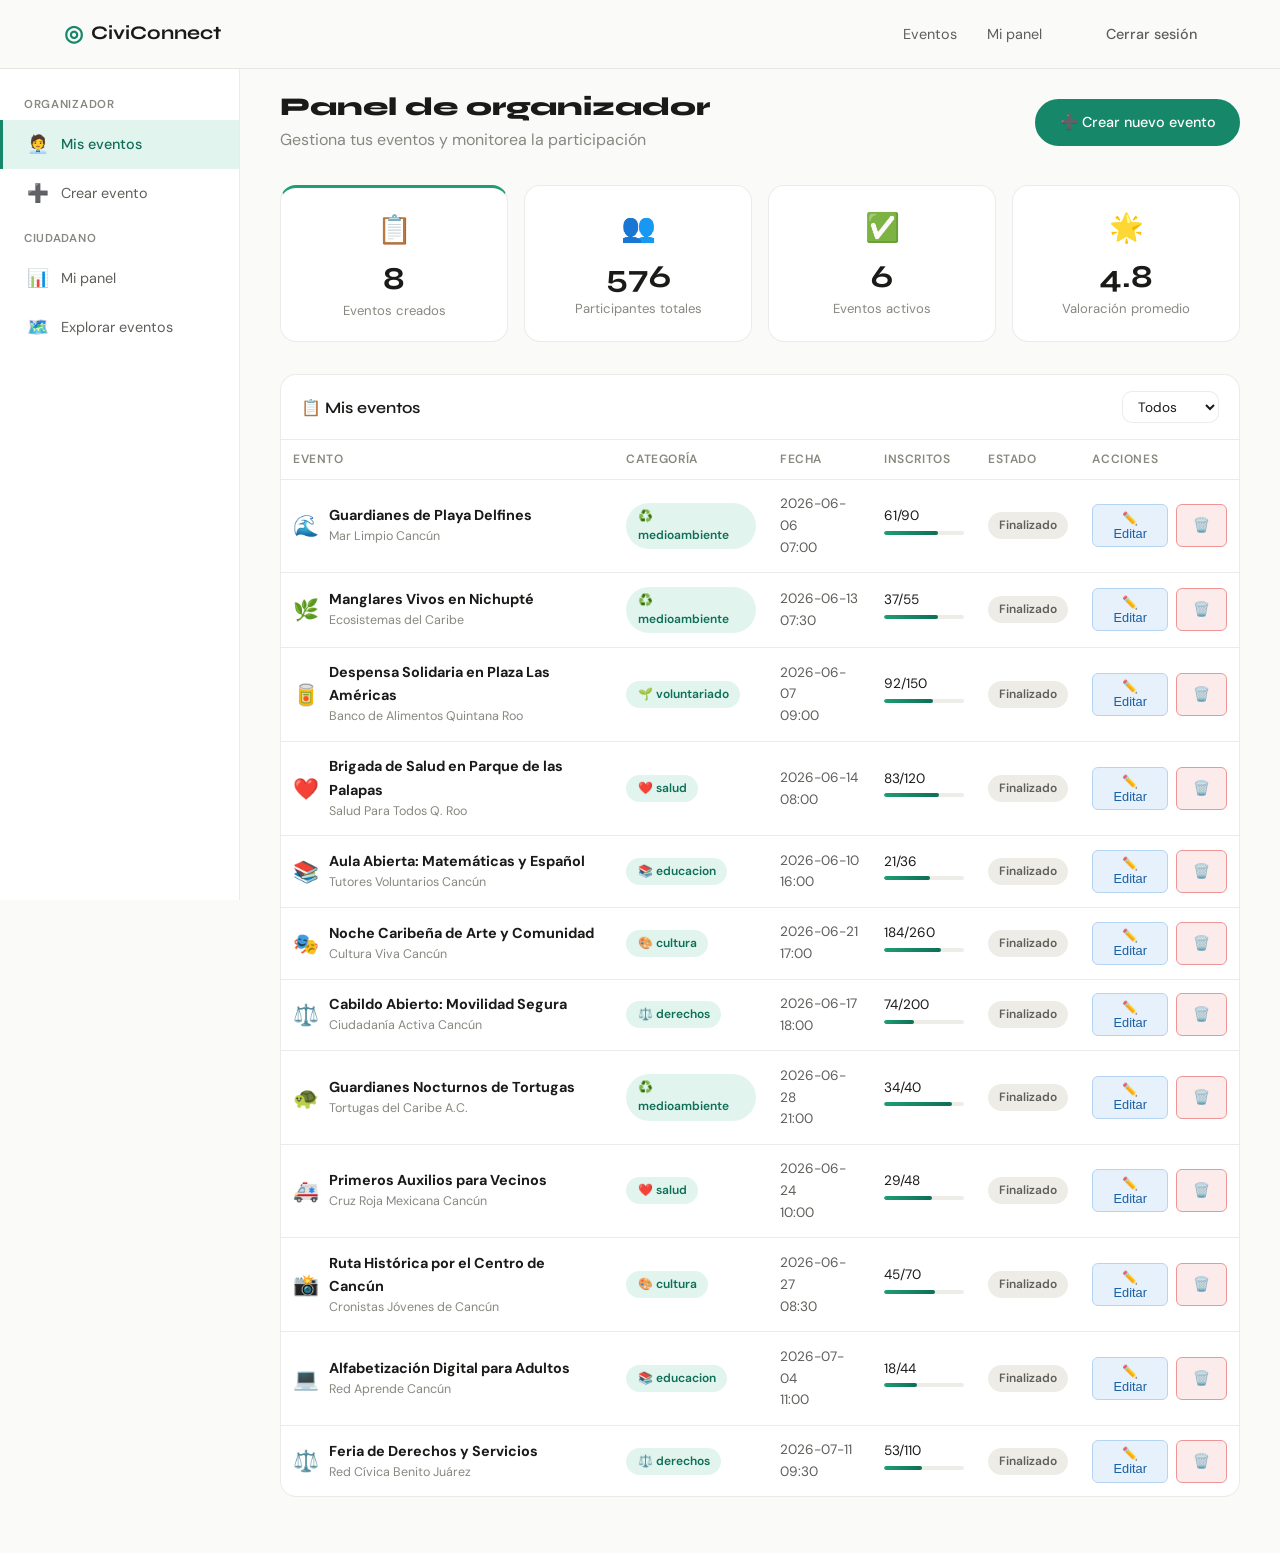
<file: pages/organizer.html>
<!DOCTYPE html>
<html lang="es">
<head>
  <meta charset="UTF-8" />
  <meta name="viewport" content="width=device-width, initial-scale=1.0" />
  <title>Panel organizador — CiviConnect</title>
  <link rel="stylesheet" href="../css/main.css" />
  <link rel="stylesheet" href="../css/app.css" />
  <link href="https://fonts.googleapis.com/css2?family=Syne:wght@400;600;700;800&family=DM+Sans:opsz,wght@9..40,300;9..40,400;9..40,500&display=swap" rel="stylesheet" />
</head>
<body>

  <nav class="navbar scrolled">
    <div class="nav-container">
      <a href="../index.html" class="nav-logo"><span class="logo-icon">◎</span> CiviConnect</a>
      <ul class="nav-links">
        <li><a href="events.html">Eventos</a></li>
        <li><a href="dashboard.html">Mi panel</a></li>
      </ul>
      <div class="nav-actions">
        <button onclick="logoutUser()" class="btn-ghost">Cerrar sesión</button>
      </div>
    </div>
  </nav>

  <div class="app-shell">
    <aside class="sidebar">
      <nav class="sidebar-nav">
        <div class="sidebar-section-label">Organizador</div>
        <a href="organizer.html" class="sidebar-item active"><span class="sidebar-icon">🧑‍💼</span> Mis eventos</a>
        <a href="create-event.html" class="sidebar-item"><span class="sidebar-icon">➕</span> Crear evento</a>
        <div class="sidebar-section-label">Ciudadano</div>
        <a href="dashboard.html" class="sidebar-item"><span class="sidebar-icon">📊</span> Mi panel</a>
        <a href="events.html" class="sidebar-item"><span class="sidebar-icon">🗺️</span> Explorar eventos</a>
      </nav>
    </aside>

    <main class="main-content">
      <div style="display:flex;align-items:center;justify-content:space-between;margin-bottom:2rem;flex-wrap:wrap;gap:1rem;">
        <div>
          <h1 style="font-size:1.6rem;margin-bottom:0.2rem;">Panel de organizador</h1>
          <p style="color:var(--text-muted);margin:0;">Gestiona tus eventos y monitorea la participación</p>
        </div>
        <a href="create-event.html" class="btn-primary">➕ Crear nuevo evento</a>
      </div>

      <!-- STATS ORGANIZADOR -->
      <div class="stats-row" style="margin-bottom:2rem;">
        <div class="stat-card stat-card-accent">
          <span class="stat-card-icon">📋</span>
          <span class="stat-card-value" id="orgTotal">8</span>
          <span class="stat-card-label">Eventos creados</span>
        </div>
        <div class="stat-card">
          <span class="stat-card-icon">👥</span>
          <span class="stat-card-value" id="orgParticipants">576</span>
          <span class="stat-card-label">Participantes totales</span>
        </div>
        <div class="stat-card">
          <span class="stat-card-icon">✅</span>
          <span class="stat-card-value" id="orgActive">6</span>
          <span class="stat-card-label">Eventos activos</span>
        </div>
        <div class="stat-card">
          <span class="stat-card-icon">🌟</span>
          <span class="stat-card-value">4.8</span>
          <span class="stat-card-label">Valoración promedio</span>
        </div>
      </div>

      <!-- TABLA DE EVENTOS -->
      <div class="dashboard-section">
        <div class="dashboard-section-header">
          <h2>📋 Mis eventos</h2>
          <div style="display:flex;gap:0.5rem;align-items:center;">
            <select class="form-select" id="filterStatus" style="font-size:0.85rem;padding:0.35rem 0.7rem;">
              <option value="all">Todos</option>
              <option value="active">Activos</option>
              <option value="past">Pasados</option>
            </select>
          </div>
        </div>
        <div style="overflow-x:auto;">
          <table class="org-events-table" id="orgTable">
            <thead>
              <tr>
                <th>Evento</th>
                <th>Categoría</th>
                <th>Fecha</th>
                <th>Inscritos</th>
                <th>Estado</th>
                <th>Acciones</th>
              </tr>
            </thead>
            <tbody id="orgTableBody">
              <!-- Se llena con JS -->
            </tbody>
          </table>
        </div>
      </div>
    </main>
  </div>

  <!-- MODAL EDITAR EVENTO -->
  <div class="modal-overlay" id="editModal">
    <div class="modal">
      <div class="modal-header">
        <h2>✏️ Editar evento</h2>
        <button class="modal-close" id="closeEditModal">✕</button>
      </div>
      <form id="editEventForm">
        <input type="hidden" id="editEventId" />
        <div class="form-group">
          <label class="form-label">Título del evento</label>
          <input class="form-input" type="text" id="editTitle" required />
        </div>
        <div class="form-group">
          <label class="form-label">Descripción</label>
          <textarea class="form-textarea" id="editDesc" rows="3"></textarea>
        </div>
        <div style="display:grid;grid-template-columns:1fr 1fr;gap:1rem;">
          <div class="form-group">
            <label class="form-label">Fecha</label>
            <input class="form-input" type="date" id="editDate" required />
          </div>
          <div class="form-group">
            <label class="form-label">Hora</label>
            <input class="form-input" type="time" id="editTime" />
          </div>
        </div>
        <div class="form-group">
          <label class="form-label">Lugar</label>
          <input class="form-input" type="text" id="editLocation" />
        </div>
        <div class="form-group">
          <label class="form-label">Capacidad máxima</label>
          <input class="form-input" type="number" id="editCapacity" min="1" />
        </div>
        <div style="display:flex;gap:0.75rem;justify-content:flex-end;padding-top:1rem;border-top:1px solid var(--border-light);">
          <button type="button" class="btn-ghost" id="cancelEdit">Cancelar</button>
          <button type="submit" class="btn-primary">Guardar cambios</button>
        </div>
      </form>
    </div>
  </div>

  <!-- MODAL CONFIRMAR ELIMINAR -->
  <div class="modal-overlay" id="deleteModal">
    <div class="modal" style="max-width:380px;text-align:center;">
      <div style="font-size:3rem;margin-bottom:1rem;">🗑️</div>
      <h2 style="margin-bottom:0.5rem;">¿Eliminar evento?</h2>
      <p style="margin-bottom:1.5rem;">Esta acción no se puede deshacer. Se perderán todos los datos del evento e inscripciones.</p>
      <div style="display:flex;gap:0.75rem;justify-content:center;">
        <button class="btn-ghost" id="cancelDelete">Cancelar</button>
        <button class="btn-danger" id="confirmDelete" style="padding:0.65rem 1.4rem;font-size:0.95rem;">Sí, eliminar</button>
      </div>
    </div>
  </div>

  <script src="../js/main.js"></script>
  <script type="module">
    import { SAMPLE_EVENTS, updateEvent, deleteEvent } from '../js/events.js';

    let orgEvents = [...SAMPLE_EVENTS];
    let deleteTarget = null;
    let filterVal = 'all';

    const tbody      = document.getElementById('orgTableBody');
    const editModal  = document.getElementById('editModal');
    const delModal   = document.getElementById('deleteModal');

    function today() { return new Date().toISOString().split('T')[0]; }

    function renderTable() {
      const toShow = orgEvents.filter(ev => {
        const isPast = ev.date < today();
        if (filterVal === 'active') return !isPast;
        if (filterVal === 'past')   return isPast;
        return true;
      });

      tbody.innerHTML = toShow.map(ev => {
        const isPast = ev.date < today();
        const pct    = Math.round((ev.enrolled / ev.maxCapacity) * 100);
        const statusClass = isPast ? 'status-past' : 'status-active';
        const statusTxt   = isPast ? 'Finalizado' : 'Activo';
        const catMap = { voluntariado:'🌱', medioambiente:'♻️', educacion:'📚', salud:'❤️', cultura:'🎨', derechos:'⚖️' };
        return `
          <tr>
            <td>
              <div style="display:flex;align-items:center;gap:0.6rem;">
                <span style="font-size:1.3rem;">${ev.image}</span>
                <div>
                  <strong style="font-size:0.9rem;">${ev.title}</strong>
                  <div style="font-size:0.78rem;color:var(--text-muted);">${ev.organizer}</div>
                </div>
              </div>
            </td>
            <td><span class="badge badge-green">${catMap[ev.category] || '📅'} ${ev.category}</span></td>
            <td style="font-size:0.85rem;color:var(--text-secondary);">${ev.date}<br/>${ev.time || ''}</td>
            <td>
              <div style="font-size:0.85rem;">${ev.enrolled}/${ev.maxCapacity}</div>
              <div class="capacity-bar" style="width:80px;margin-top:4px;">
                <div class="capacity-fill" style="width:${pct}%"></div>
              </div>
            </td>
            <td><span class="badge ${statusClass}">${statusTxt}</span></td>
            <td>
              <div class="table-actions">
                <button class="btn-edit" onclick="openEdit('${ev.id}')">✏️ Editar</button>
                <button class="btn-danger" onclick="openDelete('${ev.id}')">🗑️</button>
              </div>
            </td>
          </tr>`;
      }).join('');

      if (!toShow.length) {
        tbody.innerHTML = `<tr><td colspan="6" style="text-align:center;padding:2rem;color:var(--text-muted);">No hay eventos con ese filtro</td></tr>`;
      }
    }

    // Filtro estado
    document.getElementById('filterStatus').addEventListener('change', (e) => {
      filterVal = e.target.value;
      renderTable();
    });

    // EDITAR
    window.openEdit = function(id) {
      const ev = orgEvents.find(e => e.id === id);
      if (!ev) return;
      document.getElementById('editEventId').value   = id;
      document.getElementById('editTitle').value     = ev.title;
      document.getElementById('editDesc').value      = ev.description;
      document.getElementById('editDate').value      = ev.date;
      document.getElementById('editTime').value      = ev.time || '';
      document.getElementById('editLocation').value  = ev.location;
      document.getElementById('editCapacity').value  = ev.maxCapacity;
      editModal.classList.add('open');
    };

    document.getElementById('editEventForm').addEventListener('submit', async (e) => {
      e.preventDefault();
      const id = document.getElementById('editEventId').value;
      const updates = {
        title:       document.getElementById('editTitle').value,
        description: document.getElementById('editDesc').value,
        date:        document.getElementById('editDate').value,
        time:        document.getElementById('editTime').value,
        location:    document.getElementById('editLocation').value,
        maxCapacity: parseInt(document.getElementById('editCapacity').value),
      };
      await updateEvent(id, updates);
      // Actualizar local
      const idx = orgEvents.findIndex(e => e.id === id);
      if (idx !== -1) Object.assign(orgEvents[idx], updates);
      editModal.classList.remove('open');
      renderTable();
      showToast('Evento actualizado correctamente ✅', 'success');
    });

    document.getElementById('closeEditModal').addEventListener('click', () => editModal.classList.remove('open'));
    document.getElementById('cancelEdit').addEventListener('click',     () => editModal.classList.remove('open'));

    // ELIMINAR
    window.openDelete = function(id) {
      deleteTarget = id;
      delModal.classList.add('open');
    };
    document.getElementById('cancelDelete').addEventListener('click',  () => delModal.classList.remove('open'));
    document.getElementById('confirmDelete').addEventListener('click', async () => {
      if (!deleteTarget) return;
      await deleteEvent(deleteTarget);
      orgEvents = orgEvents.filter(e => e.id !== deleteTarget);
      delModal.classList.remove('open');
      renderTable();
      showToast('Evento eliminado', 'info');
      // Actualizar estadísticas
      document.getElementById('orgTotal').textContent  = orgEvents.length;
      document.getElementById('orgActive').textContent = orgEvents.filter(e => e.date >= today()).length;
    });

    // Cerrar modales al click fuera
    [editModal, delModal].forEach(m => {
      m.addEventListener('click', (e) => { if (e.target === m) m.classList.remove('open'); });
    });

    window.logoutUser = async function() {
      try {
        const { getAuth, signOut } = await import("https://www.gstatic.com/firebasejs/10.7.1/firebase-auth.js");
        await signOut(getAuth());
      } catch(_) {}
      window.location.href = '../index.html';
    };

    renderTable();
  </script>
</body>
</html>
</file>
<file: css/main.css>
/* =============================================
   CiviConnect — Design System & Global Styles
   ============================================= */

@import url('https://fonts.googleapis.com/css2?family=Syne:wght@400;600;700;800&family=DM+Sans:ital,opsz,wght@0,9..40,300;0,9..40,400;0,9..40,500;1,9..40,300&display=swap');

/* === CSS VARIABLES === */
:root {
  /* Brand Colors */
  --green-50:  #E1F5EE;
  --green-100: #9FE1CB;
  --green-400: #1D9E75;
  --green-500: #17876A;
  --green-600: #0F6E56;
  --green-700: #085041;
  --green-900: #04342C;

  --teal-50:   #E1F7F5;
  --teal-400:  #22B5AD;
  --teal-600:  #0F8A84;

  --amber-50:  #FAEEDA;
  --amber-400: #BA7517;
  --amber-500: #EF9F27;

  --blue-50:   #E6F1FB;
  --blue-400:  #378ADD;
  --blue-600:  #185FA5;

  --gray-50:   #F7F6F2;
  --gray-100:  #EEECE6;
  --gray-200:  #D3D1C7;
  --gray-400:  #888780;
  --gray-600:  #5F5E5A;
  --gray-800:  #2C2C2A;
  --gray-900:  #1A1A18;

  /* Semantic */
  --bg-primary:   #FAFAF8;
  --bg-secondary: #F3F2ED;
  --text-primary: #1A1A18;
  --text-secondary: #5F5E5A;
  --text-muted:   #888780;
  --border-light: rgba(0,0,0,0.08);
  --border-medium: rgba(0,0,0,0.15);

  /* Typography */
  --font-display: 'Syne', sans-serif;
  --font-body:    'DM Sans', sans-serif;

  /* Spacing */
  --space-xs: 0.25rem;
  --space-sm: 0.5rem;
  --space-md: 1rem;
  --space-lg: 1.5rem;
  --space-xl: 2rem;
  --space-2xl: 3rem;
  --space-3xl: 5rem;

  /* Radius */
  --radius-sm: 6px;
  --radius-md: 10px;
  --radius-lg: 16px;
  --radius-xl: 24px;
  --radius-full: 9999px;

  /* Shadow */
  --shadow-sm: 0 1px 3px rgba(0,0,0,0.06), 0 1px 2px rgba(0,0,0,0.04);
  --shadow-md: 0 4px 12px rgba(0,0,0,0.08), 0 2px 4px rgba(0,0,0,0.04);
  --shadow-lg: 0 8px 24px rgba(0,0,0,0.10), 0 4px 8px rgba(0,0,0,0.06);

  /* Transitions */
  --transition-fast: 150ms ease;
  --transition-base: 250ms ease;
  --transition-slow: 400ms ease;
}

/* === RESET & BASE === */
*, *::before, *::after {
  box-sizing: border-box;
  margin: 0;
  padding: 0;
}

html {
  font-size: 16px;
  scroll-behavior: smooth;
  -webkit-font-smoothing: antialiased;
}

body {
  font-family: var(--font-body);
  background: var(--bg-primary);
  color: var(--text-primary);
  line-height: 1.6;
  overflow-x: hidden;
}

a {
  text-decoration: none;
  color: inherit;
  transition: color var(--transition-fast);
}

img { max-width: 100%; display: block; }

ul { list-style: none; }

/* === TYPOGRAPHY === */
h1, h2, h3, h4, h5, h6 {
  font-family: var(--font-display);
  line-height: 1.2;
  color: var(--text-primary);
}

h1 { font-size: clamp(2.2rem, 5vw, 3.8rem); font-weight: 800; }
h2 { font-size: clamp(1.6rem, 3vw, 2.4rem); font-weight: 700; }
h3 { font-size: 1.15rem; font-weight: 600; }

p { color: var(--text-secondary); line-height: 1.7; }

/* === BUTTONS === */
.btn-primary {
  display: inline-flex;
  align-items: center;
  gap: 0.5rem;
  padding: 0.65rem 1.4rem;
  background: var(--green-500);
  color: #fff;
  border-radius: var(--radius-full);
  font-family: var(--font-body);
  font-weight: 500;
  font-size: 0.9rem;
  border: 2px solid var(--green-500);
  cursor: pointer;
  transition: background var(--transition-fast), transform var(--transition-fast), box-shadow var(--transition-fast);
}
.btn-primary:hover {
  background: var(--green-600);
  border-color: var(--green-600);
  transform: translateY(-1px);
  box-shadow: var(--shadow-md);
}
.btn-primary:active { transform: translateY(0); }

.btn-primary.btn-large { padding: 0.85rem 2rem; font-size: 1rem; }

.btn-outline {
  display: inline-flex;
  align-items: center;
  gap: 0.5rem;
  padding: 0.65rem 1.4rem;
  background: transparent;
  color: var(--green-600);
  border-radius: var(--radius-full);
  font-family: var(--font-body);
  font-weight: 500;
  font-size: 0.9rem;
  border: 2px solid var(--green-400);
  cursor: pointer;
  transition: all var(--transition-fast);
}
.btn-outline:hover {
  background: var(--green-50);
  transform: translateY(-1px);
}
.btn-outline.btn-large { padding: 0.85rem 2rem; font-size: 1rem; }

.btn-ghost {
  display: inline-flex;
  align-items: center;
  gap: 0.5rem;
  padding: 0.65rem 1.2rem;
  background: transparent;
  color: var(--text-secondary);
  border-radius: var(--radius-full);
  font-family: var(--font-body);
  font-weight: 500;
  font-size: 0.9rem;
  border: none;
  cursor: pointer;
  transition: color var(--transition-fast), background var(--transition-fast);
}
.btn-ghost:hover { color: var(--text-primary); background: var(--gray-100); }

.btn-ghost-white {
  display: inline-flex;
  align-items: center;
  gap: 0.5rem;
  padding: 0.85rem 2rem;
  background: transparent;
  color: #fff;
  border-radius: var(--radius-full);
  font-family: var(--font-body);
  font-weight: 500;
  font-size: 1rem;
  border: 2px solid rgba(255,255,255,0.5);
  cursor: pointer;
  transition: all var(--transition-fast);
}
.btn-ghost-white:hover { background: rgba(255,255,255,0.15); border-color: #fff; }

.btn-danger {
  display: inline-flex; align-items: center; gap: 0.4rem;
  padding: 0.5rem 1rem;
  background: #FCEBEB; color: #A32D2D;
  border: 1px solid #F09595;
  border-radius: var(--radius-sm);
  font-family: var(--font-body); font-weight: 500; font-size: 0.85rem;
  cursor: pointer; transition: all var(--transition-fast);
}
.btn-danger:hover { background: #F7C1C1; }

/* === FORM ELEMENTS === */
.form-group {
  display: flex;
  flex-direction: column;
  gap: 0.4rem;
  margin-bottom: 1rem;
}

.form-label {
  font-size: 0.85rem;
  font-weight: 500;
  color: var(--text-secondary);
  letter-spacing: 0.01em;
}

.form-input,
.form-select,
.form-textarea {
  width: 100%;
  padding: 0.7rem 1rem;
  border: 1.5px solid var(--border-light);
  border-radius: var(--radius-md);
  font-family: var(--font-body);
  font-size: 0.95rem;
  color: var(--text-primary);
  background: #fff;
  transition: border-color var(--transition-fast), box-shadow var(--transition-fast);
  outline: none;
}

.form-input:focus,
.form-select:focus,
.form-textarea:focus {
  border-color: var(--green-400);
  box-shadow: 0 0 0 3px rgba(29, 158, 117, 0.15);
}

.form-input::placeholder { color: var(--text-muted); }

.form-textarea { resize: vertical; min-height: 100px; }

.form-hint { font-size: 0.8rem; color: var(--text-muted); }
.form-error { font-size: 0.8rem; color: #A32D2D; display: none; }
.form-error.visible { display: block; }

/* === NAVBAR === */
.navbar {
  position: fixed;
  top: 0; left: 0; right: 0;
  z-index: 1000;
  padding: 0.9rem 0;
  background: rgba(250, 250, 248, 0.85);
  backdrop-filter: blur(12px);
  -webkit-backdrop-filter: blur(12px);
  border-bottom: 1px solid transparent;
  transition: border-color var(--transition-base), background var(--transition-base);
}
.navbar.scrolled {
  border-bottom-color: var(--border-light);
  background: rgba(250, 250, 248, 0.96);
}

.nav-container {
  max-width: 1200px;
  margin: 0 auto;
  padding: 0 1.5rem;
  display: flex;
  align-items: center;
  gap: 2rem;
}

.nav-logo {
  display: flex;
  align-items: center;
  gap: 0.5rem;
  font-family: var(--font-display);
  font-weight: 700;
  font-size: 1.2rem;
  color: var(--text-primary);
}
.logo-icon {
  font-size: 1.4rem;
  color: var(--green-500);
}

.nav-links {
  display: flex;
  align-items: center;
  gap: 0.25rem;
  margin-left: auto;
}
.nav-links a {
  padding: 0.4rem 0.8rem;
  border-radius: var(--radius-full);
  font-size: 0.9rem;
  color: var(--text-secondary);
  transition: color var(--transition-fast), background var(--transition-fast);
}
.nav-links a:hover {
  color: var(--text-primary);
  background: var(--gray-100);
}

.nav-actions {
  display: flex;
  align-items: center;
  gap: 0.5rem;
}

.hamburger {
  display: none;
  flex-direction: column;
  gap: 5px;
  background: none;
  border: none;
  cursor: pointer;
  padding: 0.4rem;
}
.hamburger span {
  display: block;
  width: 22px;
  height: 2px;
  background: var(--text-primary);
  border-radius: 2px;
  transition: all var(--transition-fast);
}

/* === LAYOUT UTILITIES === */
.section-container {
  max-width: 1200px;
  margin: 0 auto;
  padding: 0 1.5rem;
}

.section-label {
  display: inline-block;
  padding: 0.3rem 0.9rem;
  background: var(--green-50);
  color: var(--green-600);
  border-radius: var(--radius-full);
  font-size: 0.8rem;
  font-weight: 600;
  letter-spacing: 0.04em;
  text-transform: uppercase;
  margin-bottom: 1rem;
}

.section-title {
  color: var(--text-primary);
  margin-bottom: 0.5rem;
}
.section-sub {
  color: var(--text-secondary);
  font-size: 1.05rem;
  margin-bottom: 2.5rem;
  max-width: 540px;
}

/* === BADGES & TAGS === */
.badge {
  display: inline-flex;
  align-items: center;
  gap: 0.3rem;
  padding: 0.25rem 0.7rem;
  border-radius: var(--radius-full);
  font-size: 0.75rem;
  font-weight: 600;
}
.badge-green   { background: var(--green-50); color: var(--green-600); }
.badge-blue    { background: var(--blue-50); color: var(--blue-600); }
.badge-amber   { background: var(--amber-50); color: var(--amber-400); }
.badge-gray    { background: var(--gray-100); color: var(--gray-600); }

/* === CARDS === */
.card {
  background: #fff;
  border-radius: var(--radius-lg);
  border: 1px solid var(--border-light);
  transition: box-shadow var(--transition-base), transform var(--transition-base);
}
.card:hover {
  box-shadow: var(--shadow-md);
  transform: translateY(-2px);
}

/* === EVENT CARD === */
.event-card {
  background: #fff;
  border-radius: var(--radius-lg);
  border: 1px solid var(--border-light);
  overflow: hidden;
  transition: all var(--transition-base);
  display: flex;
  flex-direction: column;
}
.event-card:hover {
  box-shadow: var(--shadow-md);
  transform: translateY(-3px);
}

.event-card-image {
  width: 100%;
  height: 160px;
  background: var(--green-50);
  display: flex;
  align-items: center;
  justify-content: center;
  font-size: 3rem;
  overflow: hidden;
}

.event-card-body {
  padding: 1.25rem;
  flex: 1;
  display: flex;
  flex-direction: column;
}

.event-card-meta {
  display: flex;
  align-items: center;
  gap: 0.5rem;
  margin-bottom: 0.5rem;
  flex-wrap: wrap;
}

.event-card-title {
  font-family: var(--font-display);
  font-size: 1rem;
  font-weight: 600;
  color: var(--text-primary);
  margin-bottom: 0.4rem;
  line-height: 1.3;
}

.event-card-desc {
  font-size: 0.85rem;
  color: var(--text-secondary);
  margin-bottom: 1rem;
  flex: 1;
  display: -webkit-box;
  -webkit-line-clamp: 2;
  -webkit-box-orient: vertical;
  overflow: hidden;
}

.event-card-info {
  display: flex;
  flex-direction: column;
  gap: 0.3rem;
  margin-bottom: 1rem;
}
.event-info-row {
  display: flex;
  align-items: center;
  gap: 0.4rem;
  font-size: 0.82rem;
  color: var(--text-muted);
}
.event-info-icon { font-size: 0.9rem; }

.event-card-footer {
  display: flex;
  align-items: center;
  justify-content: space-between;
  padding-top: 0.75rem;
  border-top: 1px solid var(--border-light);
}

/* === APP SHELL (para páginas internas) === */
.app-shell {
  display: flex;
  min-height: 100vh;
  padding-top: 60px;
}

.sidebar {
  position: fixed;
  top: 60px; left: 0; bottom: 0;
  width: 240px;
  background: #fff;
  border-right: 1px solid var(--border-light);
  overflow-y: auto;
  z-index: 100;
  display: flex;
  flex-direction: column;
  padding: 1.5rem 0;
}

.sidebar-nav { flex: 1; }

.sidebar-item {
  display: flex;
  align-items: center;
  gap: 0.75rem;
  padding: 0.65rem 1.5rem;
  font-size: 0.9rem;
  color: var(--text-secondary);
  transition: all var(--transition-fast);
  border-left: 3px solid transparent;
  cursor: pointer;
}
.sidebar-item:hover { background: var(--gray-50); color: var(--text-primary); }
.sidebar-item.active {
  background: var(--green-50);
  color: var(--green-600);
  border-left-color: var(--green-500);
  font-weight: 500;
}
.sidebar-icon { font-size: 1.1rem; }

.sidebar-section-label {
  padding: 0.75rem 1.5rem 0.35rem;
  font-size: 0.72rem;
  font-weight: 600;
  color: var(--text-muted);
  letter-spacing: 0.06em;
  text-transform: uppercase;
}

.main-content {
  flex: 1;
  margin-left: 240px;
  padding: 2rem 2.5rem;
  min-height: calc(100vh - 60px);
  background: var(--bg-primary);
}

/* === ALERTS === */
.alert {
  display: flex;
  align-items: flex-start;
  gap: 0.75rem;
  padding: 0.85rem 1rem;
  border-radius: var(--radius-md);
  font-size: 0.9rem;
  margin-bottom: 1rem;
}
.alert-success { background: var(--green-50); color: var(--green-700); border: 1px solid var(--green-100); }
.alert-error   { background: #FCEBEB; color: #791F1F; border: 1px solid #F7C1C1; }
.alert-info    { background: var(--blue-50); color: #0C447C; border: 1px solid #B5D4F4; }
.alert-warning { background: var(--amber-50); color: var(--amber-400); border: 1px solid #FAC775; }

/* === MODAL === */
.modal-overlay {
  position: fixed;
  inset: 0;
  background: rgba(0,0,0,0.4);
  z-index: 2000;
  display: flex;
  align-items: center;
  justify-content: center;
  padding: 1rem;
  opacity: 0;
  pointer-events: none;
  transition: opacity var(--transition-base);
}
.modal-overlay.open {
  opacity: 1;
  pointer-events: all;
}
.modal {
  background: #fff;
  border-radius: var(--radius-xl);
  padding: 2rem;
  max-width: 500px;
  width: 100%;
  max-height: 90vh;
  overflow-y: auto;
  transform: translateY(16px) scale(0.97);
  transition: transform var(--transition-base);
  box-shadow: var(--shadow-lg);
}
.modal-overlay.open .modal {
  transform: translateY(0) scale(1);
}
.modal-header {
  display: flex;
  align-items: flex-start;
  justify-content: space-between;
  margin-bottom: 1.5rem;
}
.modal-close {
  background: var(--gray-100);
  border: none;
  width: 32px; height: 32px;
  border-radius: 50%;
  cursor: pointer;
  font-size: 1rem;
  display: flex; align-items: center; justify-content: center;
  color: var(--text-secondary);
  transition: background var(--transition-fast);
  flex-shrink: 0;
}
.modal-close:hover { background: var(--gray-200); }

/* === LOADING SPINNER === */
.spinner {
  width: 40px; height: 40px;
  border: 3px solid var(--border-light);
  border-top-color: var(--green-400);
  border-radius: 50%;
  animation: spin 0.8s linear infinite;
  margin: 2rem auto;
}
@keyframes spin { to { transform: rotate(360deg); } }

/* === RESPONSIVE === */
@media (max-width: 768px) {
  .nav-links, .nav-actions { display: none; }
  .hamburger { display: flex; }

  .nav-links.open {
    display: flex;
    flex-direction: column;
    position: fixed;
    top: 56px; left: 0; right: 0;
    background: rgba(250, 250, 248, 0.97);
    backdrop-filter: blur(12px);
    padding: 1rem;
    border-bottom: 1px solid var(--border-light);
    align-items: flex-start;
    gap: 0.25rem;
  }
  .nav-links.open + .nav-actions {
    display: flex;
    position: fixed;
    top: calc(56px + 160px);
    left: 0; right: 0;
    background: rgba(250, 250, 248, 0.97);
    padding: 1rem 1.5rem;
    border-bottom: 1px solid var(--border-light);
  }

  .sidebar { display: none; }
  .main-content { margin-left: 0; padding: 1.25rem; }
}
</file>
<file: css/app.css>
/* =============================================
   CiviConnect — App Pages CSS
   ============================================= */

/* === PAGE HEADERS === */
.events-page {
  padding-top: 60px;
  background:
    radial-gradient(circle at 12% 0%, rgba(34, 181, 173, 0.14), transparent 28rem),
    radial-gradient(circle at 90% 8%, rgba(239, 159, 39, 0.12), transparent 24rem),
    var(--bg-primary);
}

.events-hero {
  padding: 3rem 0 2rem;
}

.events-hero-inner {
  max-width: 1300px;
  margin: 0 auto;
  padding: 0 1.5rem;
  display: grid;
  grid-template-columns: minmax(0, 1.05fr) minmax(320px, 0.75fr);
  gap: 2rem;
  align-items: center;
}

.events-kicker {
  display: inline-flex;
  align-items: center;
  width: fit-content;
  margin-bottom: 1rem;
  padding: 0.35rem 0.85rem;
  border-radius: var(--radius-full);
  background: #fff;
  color: var(--green-700);
  border: 1px solid rgba(29, 158, 117, 0.18);
  font-size: 0.78rem;
  font-weight: 700;
  text-transform: uppercase;
  letter-spacing: 0.06em;
}

.events-hero .page-title {
  max-width: 760px;
  font-size: clamp(2.25rem, 5vw, 4.5rem);
  line-height: 0.98;
  margin-bottom: 1rem;
}

.events-hero .page-sub {
  max-width: 640px;
  color: var(--gray-600);
  font-size: 1.02rem;
}

.events-hero-actions {
  display: flex;
  gap: 0.75rem;
  flex-wrap: wrap;
  margin-top: 1.5rem;
}

.events-hero-panel {
  display: grid;
  gap: 0.9rem;
}

.hero-map-card {
  position: relative;
  min-height: 320px;
  border: 1px solid rgba(0,0,0,0.08);
  border-radius: var(--radius-lg);
  overflow: hidden;
  background:
    linear-gradient(135deg, rgba(15, 138, 132, 0.88), rgba(29, 158, 117, 0.52)),
    url("https://images.unsplash.com/photo-1682687220742-aba13b6e50ba?auto=format&fit=crop&w=900&q=80");
  background-size: cover;
  background-position: center;
  box-shadow: var(--shadow-lg);
}

.hero-map-card::after {
  content: "";
  position: absolute;
  inset: 0;
  background:
    linear-gradient(90deg, rgba(255,255,255,0.16) 1px, transparent 1px),
    linear-gradient(0deg, rgba(255,255,255,0.16) 1px, transparent 1px);
  background-size: 52px 52px;
  opacity: 0.6;
}

.hero-map-label {
  position: absolute;
  left: 1.2rem;
  bottom: 1.2rem;
  z-index: 1;
  color: #fff;
  font-family: var(--font-display);
  font-size: 2rem;
  font-weight: 800;
  text-shadow: 0 2px 12px rgba(0,0,0,0.25);
}

.hero-pin {
  position: absolute;
  z-index: 2;
  width: 48px;
  height: 48px;
  display: grid;
  place-items: center;
  border-radius: 50% 50% 50% 0;
  transform: rotate(-45deg);
  background: #fff;
  box-shadow: 0 10px 25px rgba(0,0,0,0.22);
  font-size: 1.3rem;
}

.hero-pin {
  line-height: 1;
}

.pin-one { left: 18%; top: 28%; }
.pin-two { right: 18%; top: 22%; }
.pin-three { left: 46%; top: 52%; }
.pin-four { right: 26%; bottom: 20%; }

.events-stats {
  display: grid;
  grid-template-columns: repeat(3, 1fr);
  gap: 0.75rem;
}

.events-stats div {
  background: #fff;
  border: 1px solid var(--border-light);
  border-radius: var(--radius-md);
  padding: 0.9rem;
  box-shadow: var(--shadow-sm);
}

.events-stats strong {
  display: block;
  font-family: var(--font-display);
  font-size: 1.55rem;
  line-height: 1;
}

.events-stats span {
  display: block;
  margin-top: 0.25rem;
  font-size: 0.78rem;
  color: var(--text-muted);
}

.events-discovery {
  padding-bottom: 3rem;
}

.events-header {
  background: rgba(255,255,255,0.82);
  border-block: 1px solid var(--border-light);
  padding: 1.5rem 0;
  backdrop-filter: blur(10px);
}
.events-header-inner {
  max-width: 1300px;
  margin: 0 auto;
  padding: 0 1.5rem;
  display: flex;
  align-items: center;
  justify-content: space-between;
  gap: 1.5rem;
  flex-wrap: wrap;
}
.page-title { font-size: 1.6rem; margin-bottom: 0.2rem; }
.page-sub   { font-size: 0.9rem; color: var(--text-muted); margin: 0; }
.events-section-title { font-size: 1.35rem; margin-bottom: 0.2rem; }

.events-search-bar {
  display: flex;
  align-items: center;
  gap: 0.75rem;
  background: var(--bg-secondary);
  border: 1.5px solid var(--border-light);
  border-radius: var(--radius-full);
  padding: 0.5rem 1.25rem;
  min-width: 300px;
  transition: border-color var(--transition-fast);
}
.events-search-bar:focus-within { border-color: var(--green-400); background: #fff; }
.search-icon { font-size: 1rem; opacity: 0.5; }
.search-input {
  border: none; background: transparent;
  font-family: var(--font-body); font-size: 0.9rem;
  color: var(--text-primary); width: 100%; outline: none;
}

.category-strip {
  max-width: 1300px;
  margin: 1rem auto 0;
  padding: 0 1.5rem;
  display: grid;
  grid-template-columns: repeat(7, minmax(118px, 1fr));
  gap: 0.75rem;
}

.category-chip {
  min-height: 86px;
  border: 1px solid var(--border-light);
  border-radius: var(--radius-md);
  background: #fff;
  color: var(--text-primary);
  cursor: pointer;
  display: flex;
  flex-direction: column;
  align-items: flex-start;
  justify-content: space-between;
  gap: 0.35rem;
  padding: 0.85rem;
  text-align: left;
  box-shadow: var(--shadow-sm);
  transition: transform var(--transition-fast), border-color var(--transition-fast), box-shadow var(--transition-fast), background var(--transition-fast);
}

.category-chip:hover,
.category-chip.active {
  transform: translateY(-2px);
  border-color: rgba(29, 158, 117, 0.35);
  box-shadow: var(--shadow-md);
  background: linear-gradient(180deg, #fff, var(--green-50));
}

.category-chip span {
  font-size: 1.45rem;
  line-height: 1;
}

.category-chip strong {
  font-size: 0.84rem;
  line-height: 1.2;
}

.category-chip small {
  color: var(--text-muted);
  font-size: 0.76rem;
  font-weight: 700;
}

/* === EVENTS LAYOUT === */
.events-layout {
  max-width: 1300px;
  margin: 0 auto;
  padding: 1.5rem;
  display: grid;
  grid-template-columns: 220px 1fr;
  gap: 1.5rem;
  align-items: start;
}

.filters-sidebar {
  background: #fff;
  border-radius: var(--radius-lg);
  border: 1px solid var(--border-light);
  padding: 1.25rem;
  position: sticky;
  top: 75px;
}

.filter-section { margin-bottom: 1.5rem; }
.filter-section:last-child { margin-bottom: 0; }
.filter-title {
  font-size: 0.8rem;
  font-weight: 700;
  letter-spacing: 0.06em;
  text-transform: uppercase;
  color: var(--text-muted);
  margin-bottom: 0.75rem;
}

.filter-options { display: flex; flex-direction: column; gap: 0.25rem; }
.filter-opt {
  display: flex;
  align-items: center;
  gap: 0.5rem;
  padding: 0.4rem 0.6rem;
  border-radius: var(--radius-sm);
  font-size: 0.88rem;
  cursor: pointer;
  color: var(--text-secondary);
  transition: all var(--transition-fast);
}
.filter-opt input { display: none; }
.checkbox-opt input {
  display: block;
  accent-color: var(--green-500);
}
.filter-opt:hover { background: var(--gray-50); color: var(--text-primary); }
.filter-opt.active { background: var(--green-50); color: var(--green-700); font-weight: 500; }

.filter-help {
  display: grid;
  gap: 0.45rem;
}

.filter-help span {
  display: block;
  padding: 0.5rem 0.6rem;
  border-radius: var(--radius-sm);
  background: var(--bg-secondary);
  color: var(--text-secondary);
  font-size: 0.82rem;
}

/* === EVENTS TOOLBAR === */
.events-main { min-width: 0; }
.events-toolbar {
  display: flex;
  align-items: center;
  justify-content: space-between;
  margin-bottom: 1.25rem;
}
.events-count {
  font-size: 0.88rem;
  color: var(--text-muted);
  font-weight: 500;
}

.view-toggle { display: flex; gap: 0.25rem; }
.view-btn {
  width: 32px; height: 32px;
  border: 1px solid var(--border-light);
  border-radius: var(--radius-sm);
  background: #fff;
  cursor: pointer;
  font-size: 0.9rem;
  display: flex; align-items: center; justify-content: center;
  color: var(--text-muted);
  transition: all var(--transition-fast);
}
.view-btn.active, .view-btn:hover {
  background: var(--green-50);
  color: var(--green-600);
  border-color: var(--green-200, var(--green-100));
}

/* === EVENTS GRID / LIST === */
.events-grid {
  display: grid;
  grid-template-columns: repeat(auto-fill, minmax(300px, 1fr));
  gap: 1.25rem;
}

.events-list {
  display: flex;
  flex-direction: column;
  gap: 0.75rem;
}

.events-list .event-card {
  flex-direction: row;
  align-items: stretch;
}
.events-list .event-card-image {
  width: 100px;
  height: auto;
  min-height: 80px;
  flex-shrink: 0;
  font-size: 2rem;
  border-radius: var(--radius-lg) 0 0 var(--radius-lg);
}
.events-list .event-card-body { flex: 1; padding: 1rem; }

.event-tag {
  display: inline-flex;
  align-items: center;
  gap: 0.3rem;
  padding: 0.25rem 0.65rem;
  border-radius: var(--radius-full);
  font-size: 0.74rem;
  font-weight: 700;
}

.event-tag.volunteer { background: var(--green-50); color: var(--green-700); }
.event-tag.env { background: var(--teal-50); color: var(--teal-600); }
.event-tag.education { background: var(--blue-50); color: var(--blue-600); }
.event-tag.health { background: #FCEBEB; color: #A32D2D; }
.event-tag.culture { background: #EEEDFE; color: #534AB7; }
.event-tag.rights { background: var(--amber-50); color: var(--amber-400); }

.featured-event-card {
  cursor: pointer;
}

.event-visual {
  position: relative;
  isolation: isolate;
  background:
    linear-gradient(135deg, rgba(255,255,255,0.24), rgba(255,255,255,0)),
    var(--green-50);
}

.event-visual::before {
  content: "";
  position: absolute;
  inset: auto -18% -38% 30%;
  height: 140px;
  border-radius: 50%;
  background: rgba(255,255,255,0.45);
  z-index: -1;
}

.event-visual.volunteer { background-color: #DDF6EA; }
.event-visual.env { background-color: #DDF5F2; }
.event-visual.education { background-color: #E1EFFB; }
.event-visual.health { background-color: #FCEBEB; }
.event-visual.culture { background-color: #EEEDFE; }
.event-visual.rights { background-color: #FAEEDA; }

.event-visual-emoji {
  font-size: 3.4rem;
  filter: drop-shadow(0 8px 12px rgba(0,0,0,0.12));
}

.event-visual-city {
  position: absolute;
  left: 0.8rem;
  bottom: 0.75rem;
  padding: 0.25rem 0.6rem;
  border-radius: var(--radius-full);
  background: rgba(255,255,255,0.78);
  color: var(--text-primary);
  font-size: 0.72rem;
  font-weight: 800;
}

.event-difficulty {
  padding: 0.25rem 0.55rem;
  border-radius: var(--radius-full);
  background: var(--gray-100);
  color: var(--gray-600);
  font-size: 0.72rem;
  font-weight: 700;
}

.event-impact {
  margin: 0 0 0.9rem;
  padding: 0.65rem 0.75rem;
  border-left: 3px solid var(--green-400);
  background: var(--bg-secondary);
  border-radius: var(--radius-sm);
  color: var(--text-primary);
  font-size: 0.84rem;
  font-weight: 600;
}

/* === CAPACITY BAR === */
.capacity-bar {
  height: 4px;
  background: var(--gray-100);
  border-radius: 2px;
  overflow: hidden;
  margin-bottom: 0.75rem;
}
.capacity-fill {
  height: 100%;
  background: linear-gradient(90deg, var(--green-400), var(--green-600));
  border-radius: 2px;
  transition: width 0.5s ease;
}
.event-count-text { font-size: 0.78rem; color: var(--text-muted); }

/* === BUTTON SMALL === */
.btn-sm {
  padding: 0.4rem 0.9rem !important;
  font-size: 0.82rem !important;
}

/* === EMPTY STATE === */
.empty-state {
  padding: 4rem 2rem;
  text-align: center;
  color: var(--text-secondary);
}
.empty-state h3 { margin-bottom: 0.5rem; }

/* === MODAL EVENT === */
.modal-lg { max-width: 600px; }

.modal-event-image {
  width: 100%;
  height: 180px;
  background: var(--green-50);
  border-radius: var(--radius-lg);
  display: flex;
  align-items: center;
  justify-content: center;
  font-size: 4rem;
  margin-bottom: 1rem;
}

.modal-impact {
  display: grid;
  gap: 0.15rem;
  margin-bottom: 1rem;
  padding: 0.85rem 1rem;
  border-radius: var(--radius-md);
  background: var(--green-50);
  color: var(--green-700);
}

.modal-impact span {
  color: var(--green-700);
  font-size: 0.9rem;
}

.modal-info-grid {
  display: grid;
  grid-template-columns: 1fr 1fr;
  gap: 0.75rem;
  margin-bottom: 1.25rem;
}
.modal-info-item {
  display: flex;
  align-items: flex-start;
  gap: 0.6rem;
  padding: 0.6rem 0.75rem;
  background: var(--bg-secondary);
  border-radius: var(--radius-md);
  font-size: 0.85rem;
}
.modal-info-icon { font-size: 1.1rem; flex-shrink: 0; margin-top: 1px; }
.modal-info-item strong { display: block; color: var(--text-primary); margin-bottom: 0.1rem; }
.modal-info-item span { color: var(--text-secondary); }

.modal-tags { display: flex; flex-wrap: wrap; gap: 0.5rem; margin-bottom: 1.5rem; }
.tag-pill {
  padding: 0.25rem 0.7rem;
  background: var(--gray-100);
  color: var(--gray-600);
  border-radius: var(--radius-full);
  font-size: 0.78rem;
}

.modal-footer-actions {
  display: flex;
  gap: 0.75rem;
  padding-top: 1.25rem;
  border-top: 1px solid var(--border-light);
  flex-wrap: wrap;
}
.modal-footer-actions .btn-primary { flex: 1; justify-content: center; }

/* === DASHBOARD === */
.dashboard-header {
  margin-bottom: 2rem;
}
.dashboard-header h1 { font-size: 1.6rem; margin-bottom: 0.3rem; }

.stats-row {
  display: grid;
  grid-template-columns: repeat(auto-fill, minmax(180px, 1fr));
  gap: 1rem;
  margin-bottom: 2rem;
}

.stat-card {
  background: #fff;
  border-radius: var(--radius-lg);
  border: 1px solid var(--border-light);
  padding: 1.25rem;
  text-align: center;
  transition: box-shadow var(--transition-fast);
}
.stat-card:hover { box-shadow: var(--shadow-sm); }

.stat-card-icon {
  font-size: 1.75rem;
  margin-bottom: 0.5rem;
  display: block;
}
.stat-card-value {
  font-family: var(--font-display);
  font-size: 2rem;
  font-weight: 700;
  color: var(--text-primary);
  display: block;
  line-height: 1.1;
}
.stat-card-label {
  font-size: 0.82rem;
  color: var(--text-muted);
  display: block;
  margin-top: 0.25rem;
}
.stat-card-accent { border-top: 3px solid var(--green-400); }

/* POINTS BAR */
.points-level {
  background: #fff;
  border-radius: var(--radius-lg);
  border: 1px solid var(--border-light);
  padding: 1.25rem;
  margin-bottom: 2rem;
}
.points-level-header {
  display: flex;
  justify-content: space-between;
  align-items: center;
  margin-bottom: 0.75rem;
}
.points-level-bar {
  height: 8px;
  background: var(--gray-100);
  border-radius: 4px;
  overflow: hidden;
}
.points-level-fill {
  height: 100%;
  background: linear-gradient(90deg, var(--green-400), var(--teal-400));
  border-radius: 4px;
  transition: width 0.8s ease;
}

/* DASHBOARD SECTIONS */
.dashboard-section {
  background: #fff;
  border-radius: var(--radius-lg);
  border: 1px solid var(--border-light);
  margin-bottom: 1.5rem;
  overflow: hidden;
}
.dashboard-section-header {
  padding: 1rem 1.25rem;
  border-bottom: 1px solid var(--border-light);
  display: flex;
  align-items: center;
  justify-content: space-between;
}
.dashboard-section-header h2 {
  font-size: 1rem;
  font-weight: 600;
}
.dashboard-section-body { padding: 1.25rem; }

/* ACTIVITY ITEM */
.activity-item {
  display: flex;
  align-items: center;
  gap: 1rem;
  padding: 0.75rem 0;
  border-bottom: 1px solid var(--border-light);
}
.activity-item:last-child { border-bottom: none; padding-bottom: 0; }
.activity-icon {
  width: 38px; height: 38px;
  border-radius: var(--radius-md);
  background: var(--green-50);
  display: flex;
  align-items: center;
  justify-content: center;
  font-size: 1.1rem;
  flex-shrink: 0;
}
.activity-text { flex: 1; }
.activity-text strong { display: block; font-size: 0.9rem; color: var(--text-primary); }
.activity-text span   { font-size: 0.8rem; color: var(--text-muted); }
.activity-points {
  font-family: var(--font-display);
  font-weight: 700;
  font-size: 0.9rem;
  color: var(--green-600);
}

/* === ORGANIZER PANEL === */
.org-events-table {
  width: 100%;
  border-collapse: collapse;
  font-size: 0.9rem;
}
.org-events-table th {
  text-align: left;
  padding: 0.6rem 0.75rem;
  font-size: 0.75rem;
  font-weight: 600;
  color: var(--text-muted);
  text-transform: uppercase;
  letter-spacing: 0.05em;
  border-bottom: 1px solid var(--border-light);
}
.org-events-table td {
  padding: 0.85rem 0.75rem;
  border-bottom: 1px solid var(--border-light);
  vertical-align: middle;
}
.org-events-table tr:last-child td { border-bottom: none; }
.org-events-table tr:hover td { background: var(--gray-50); }

.table-actions { display: flex; gap: 0.5rem; }
.btn-edit {
  display: inline-flex; align-items: center; gap: 0.3rem;
  padding: 0.35rem 0.7rem;
  background: var(--blue-50); color: var(--blue-600);
  border: 1px solid #B5D4F4;
  border-radius: var(--radius-sm);
  font-size: 0.8rem; font-weight: 500;
  cursor: pointer; transition: all var(--transition-fast);
}
.btn-edit:hover { background: #B5D4F4; }

/* STATUS BADGES */
.status-active   { background: var(--green-50);  color: var(--green-700);  border: 1px solid var(--green-100); }
.status-past     { background: var(--gray-100);   color: var(--gray-600); }
.status-canceled { background: #FCEBEB;          color: #791F1F; }

/* === CREATE EVENT FORM === */
.create-event-form {
  max-width: 720px;
}
.form-section-title {
  font-family: var(--font-display);
  font-size: 0.85rem;
  font-weight: 700;
  text-transform: uppercase;
  letter-spacing: 0.06em;
  color: var(--text-muted);
  margin: 1.75rem 0 1rem;
  padding-bottom: 0.5rem;
  border-bottom: 1px solid var(--border-light);
}

/* === CALENDAR === */
.calendar-header {
  display: flex;
  align-items: center;
  justify-content: space-between;
  margin-bottom: 1.5rem;
}
.calendar-grid {
  display: grid;
  grid-template-columns: repeat(7, 1fr);
  gap: 4px;
}
.cal-day-label {
  text-align: center;
  font-size: 0.75rem;
  font-weight: 600;
  color: var(--text-muted);
  text-transform: uppercase;
  letter-spacing: 0.05em;
  padding: 0.5rem 0;
}
.cal-day {
  aspect-ratio: 1;
  border-radius: var(--radius-md);
  display: flex;
  flex-direction: column;
  align-items: center;
  justify-content: flex-start;
  padding: 0.4rem;
  cursor: pointer;
  transition: background var(--transition-fast);
  font-size: 0.85rem;
  color: var(--text-secondary);
  border: 1px solid transparent;
  min-height: 60px;
}
.cal-day:hover { background: var(--green-50); }
.cal-day.today { font-weight: 700; color: var(--green-600); border-color: var(--green-400); }
.cal-day.has-events { background: var(--green-50); }
.cal-day.other-month { opacity: 0.35; }
.cal-day-num { line-height: 1.4; }
.cal-event-dot {
  width: 5px; height: 5px;
  background: var(--green-400);
  border-radius: 50%;
  margin-top: 2px;
}

/* === MAP PLACEHOLDER === */
.map-container {
  width: 100%;
  height: 500px;
  background: var(--bg-secondary);
  border-radius: var(--radius-lg);
  border: 1px solid var(--border-light);
  overflow: hidden;
  position: relative;
}
.map-placeholder {
  width: 100%;
  height: 100%;
  display: flex;
  flex-direction: column;
  align-items: center;
  justify-content: center;
  gap: 0.75rem;
  color: var(--text-muted);
}
.map-event-pin {
  position: absolute;
  width: 36px; height: 36px;
  background: var(--green-500);
  border-radius: 50% 50% 50% 0;
  transform: rotate(-45deg);
  display: flex;
  align-items: center;
  justify-content: center;
  cursor: pointer;
  transition: transform var(--transition-fast);
  box-shadow: var(--shadow-sm);
}
.map-event-pin:hover { transform: rotate(-45deg) scale(1.1); }
.map-event-pin span { transform: rotate(45deg); font-size: 0.9rem; }
.map-pin-label {
  position: absolute;
  top: -36px; left: -40px;
  background: var(--text-primary);
  color: #fff;
  border-radius: var(--radius-md);
  padding: 0.35rem 0.6rem;
  font-size: 0.75rem;
  white-space: nowrap;
  pointer-events: none;
  display: none;
}
.map-event-pin:hover .map-pin-label { display: block; }

/* === RESPONSIVE APP === */
@media (max-width: 900px) {
  .events-hero-inner { grid-template-columns: 1fr; }
  .category-strip { grid-template-columns: repeat(3, 1fr); }
  .events-layout { grid-template-columns: 1fr; }
  .filters-sidebar { position: static; }
}
@media (max-width: 640px) {
  .events-hero { padding-top: 2rem; }
  .events-hero .page-title { font-size: 2.25rem; }
  .events-stats { grid-template-columns: 1fr 1fr 1fr; }
  .category-strip { grid-template-columns: repeat(2, 1fr); }
  .events-grid { grid-template-columns: 1fr; }
  .events-list .event-card { flex-direction: column; }
  .events-list .event-card-image { width: 100%; min-height: 150px; border-radius: var(--radius-lg) var(--radius-lg) 0 0; }
  .modal-info-grid { grid-template-columns: 1fr; }
  .stats-row { grid-template-columns: repeat(2, 1fr); }
  .events-search-bar { min-width: 100%; }
}
</file>
